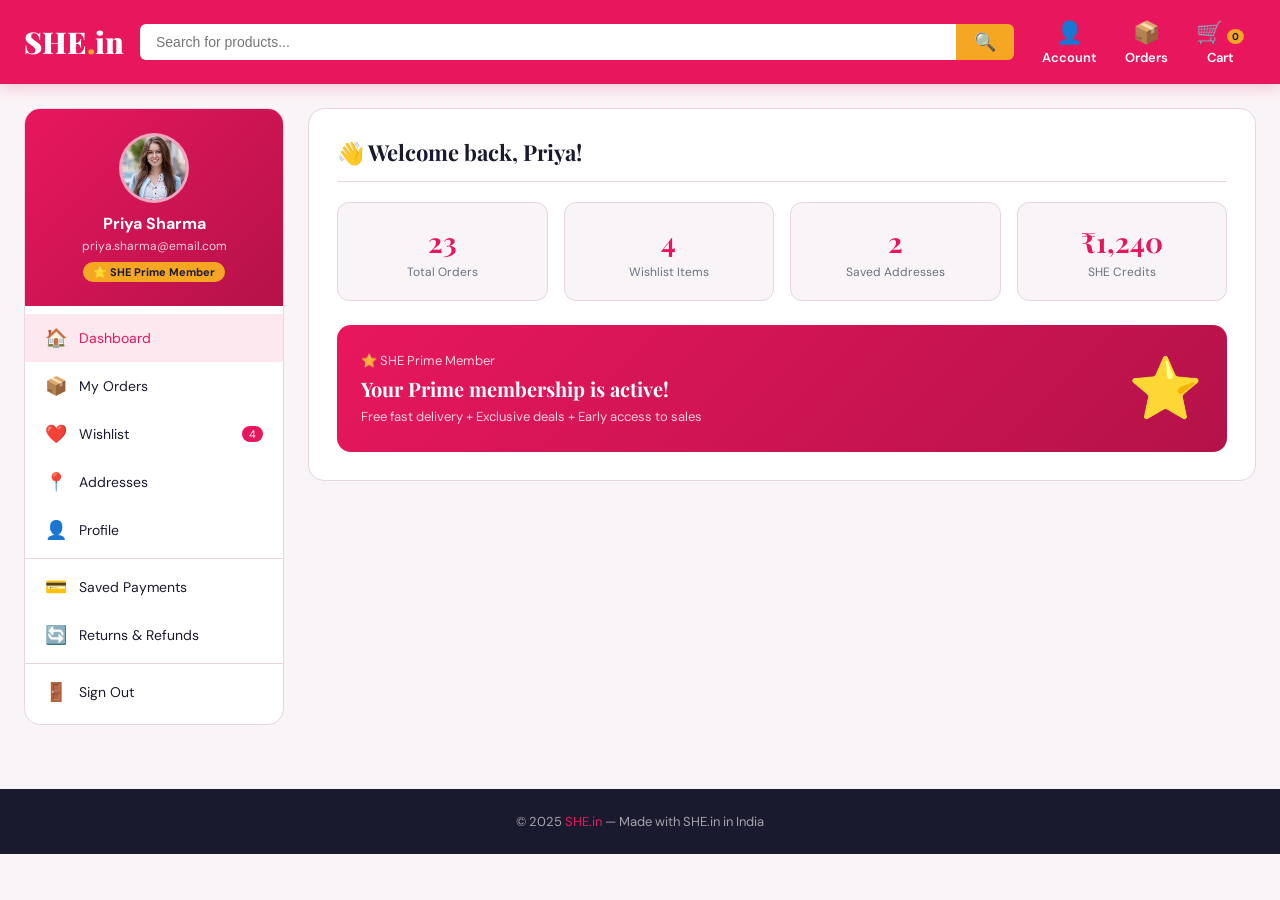
<file: account.html>
<!DOCTYPE html>
<html lang="en">
<head>
<meta charset="UTF-8">
<meta name="viewport" content="width=device-width, initial-scale=1.0">
<title>My Account – SHE.in</title>
<link href="https://fonts.googleapis.com/css2?family=Playfair+Display:wght@400;700;900&family=DM+Sans:wght@300;400;500;600&display=swap" rel="stylesheet">
<link rel="stylesheet" href="css/account.css">
  
</head>
<body>

<header>
  <div class="header-inner">
    <a href="index.html" class="logo">SHE<span>.</span>in</a>
    <div class="search-bar">
      <input type="text" placeholder="Search for products..."/>
      <button>🔍</button>
    </div>
    <div style="display:flex;gap:4px;">
      <a href="account.html" class="hbtn"><span class="icon">👤</span><strong>Account</strong></a>
      <a href="orders.html" class="hbtn"><span class="icon">📦</span><strong>Orders</strong></a>
      <a href="cart.html" class="hbtn"><span class="icon">🛒<span class="cart-count" id="cartCount">0</span></span><strong>Cart</strong></a>
    </div>
  </div>
</header>

<div class="page">
  <!-- SIDEBAR -->
  <aside class="account-sidebar">
    <div class="user-hero">
      <div class="user-avatar"><img src="src/girl.jpg"></div>
      <h3 id="sidebarName">Priya Sharma</h3>
      <p id="sidebarEmail">priya.sharma@email.com</p>
      <div class="prime-badge">⭐ SHE Prime Member</div>
    </div>
    <div class="sidebar-menu">
      <a href="#" class="menu-item active" onclick="showSection('dashboard',this)"><span class="mi">🏠</span> Dashboard</a>
      <a href="#" class="menu-item" onclick="showSection('orders',this)"><span class="mi">📦</span> My Orders</a>
      <a href="#" class="menu-item" onclick="showSection('wishlist',this)"><span class="mi">❤️</span> Wishlist <span style="background:var(--rose);color:#fff;border-radius:10px;padding:1px 7px;font-size:11px;margin-left:auto;">4</span></a>
      <a href="#" class="menu-item" onclick="showSection('addresses',this)"><span class="mi">📍</span> Addresses</a>
      <a href="#" class="menu-item" onclick="showSection('profile',this)"><span class="mi">👤</span> Profile</a>
      <hr class="menu-divider">
      <a href="#" class="menu-item" onclick="showSection('payments',this)"><span class="mi">💳</span> Saved Payments</a>
      <a href="#" class="menu-item" onclick="showSection('returns',this)"><span class="mi">🔄</span> Returns & Refunds</a>
      <hr class="menu-divider">
      <a href="index.html" class="menu-item"><span class="mi">🚪</span> Sign Out</a>
    </div>
  </aside>

  <!-- CONTENT -->
  <div class="account-content">

    <!-- DASHBOARD -->
    <div id="dashboard" class="content-section">
      <div class="section-title">👋 Welcome back, Priya!</div>
      <div class="stat-grid">
        <div class="stat-card"><div class="num">23</div><div class="lbl">Total Orders</div></div>
        <div class="stat-card"><div class="num">4</div><div class="lbl">Wishlist Items</div></div>
        <div class="stat-card"><div class="num">2</div><div class="lbl">Saved Addresses</div></div>
        <div class="stat-card"><div class="num">₹1,240</div><div class="lbl">SHE Credits</div></div>
      </div>
      <div style="background:linear-gradient(135deg,var(--rose),var(--rose-dark));border-radius:14px;padding:24px;color:#fff;display:flex;justify-content:space-between;align-items:center;">
        <div>
          <div style="font-size:13px;opacity:.8;margin-bottom:6px;">⭐ SHE Prime Member</div>
          <div style="font-family:'Playfair Display',serif;font-size:20px;font-weight:700;">Your Prime membership is active!</div>
          <div style="font-size:13px;opacity:.8;margin-top:6px;">Free fast delivery + Exclusive deals + Early access to sales</div>
        </div>
        <div style="font-size:60px;">⭐</div>
      </div>
    </div>

    <!-- ORDERS -->
    <div id="orders" class="content-section" style="display:none;">
      <div class="section-title">📦 My Orders</div>
      
      <div class="order-card">
        <div class="order-header">
          <div><div class="order-id">Order #SHE-2025-78432</div><div style="font-size:12px;color:var(--gray);margin-top:2px;">Placed: 5 March 2025</div></div>
          <span class="order-status status-delivered">✓ Delivered</span>
        </div>
        <div class="order-items">
          <div class="order-item">
            <div class="order-item-img" style="background:#fde8f0"><img src="src/kurti.webp"></div>
            <div class="order-item-info"><div class="name">Floral Anarkali Kurta Set</div><div class="price">₹799</div></div>
          </div>
          <div class="order-item">
            <div class="order-item-img" style="background:#fff0f5"><img src="src/lipstick.webp"></div>
            <div class="order-item-info"><div class="name">Matte Lipstick Set</div><div class="price">₹499</div></div>
          </div>
        </div>
        <div class="order-footer">
          <div class="order-total">Total: ₹1,298</div>
          <div class="order-actions">
            <button class="btn-sm" onclick="showToast('📄 Invoice downloaded!')">Invoice</button>
            <button class="btn-sm" onclick="location.href='product.html?id=1'">Buy Again</button>
            <button class="btn-sm rose" onclick="showToast('⭐ Opening review form...')">Rate</button>
          </div>
        </div>
      </div>

      <div class="order-card">
        <div class="order-header">
          <div><div class="order-id">Order #SHE-2025-77901</div><div style="font-size:12px;color:var(--gray);margin-top:2px;">Placed: 1 March 2025</div></div>
          <span class="order-status status-shipped">🚚 Out for Delivery</span>
        </div>
        <div class="order-items">
          <div class="order-item">
            <div class="order-item-img" style="background:#e8f4fd"><img src="src/samsungbud.webp"></div>
            <div class="order-item-info"><div class="name">Samsung Galaxy Buds 3</div><div class="price">₹4,999</div></div>
          </div>
        </div>
        <div class="order-footer">
          <div class="order-total">Total: ₹4,999</div>
          <div class="order-actions">
            <button class="btn-sm" onclick="showToast('📍 Tracking your order...')">Track Order</button>
            <button class="btn-sm" onclick="showToast('❌ Cancellation requested')">Cancel</button>
          </div>
        </div>
      </div>

      <div class="order-card">
        <div class="order-header">
          <div><div class="order-id">Order #SHE-2025-77012</div><div style="font-size:12px;color:var(--gray);margin-top:2px;">Placed: 20 Feb 2025</div></div>
          <span class="order-status status-processing">⏳ Processing</span>
        </div>
        <div class="order-items">
          <div class="order-item">
            <div class="order-item-img" style="background:#fffde8"><img src="src/rose gold.webp"></div>
            <div class="order-item-info"><div class="name">Rose Gold Hoop Earrings</div><div class="price">₹2,499</div></div>
          </div>
        </div>
        <div class="order-footer">
          <div class="order-total">Total: ₹2,499</div>
          <div class="order-actions">
            <button class="btn-sm" onclick="showToast('❌ Cancellation requested')">Cancel Order</button>
          </div>
        </div>
      </div>
    </div>

    <!-- WISHLIST -->
    <div id="wishlist" class="content-section" style="display:none;">
      <div class="section-title">❤️ My Wishlist (4 items)</div>
      <div class="wish-grid">
        <div class="wish-card">
          <div class="wish-img" style="background:#fde8f0"><img src="src/kurti.webp"></div>
          <div class="wish-info">
            <div class="wish-name">Floral Anarkali Kurta Set</div>
            <div class="wish-price">₹799 <span style="font-size:11px;color:var(--gray);text-decoration:line-through;font-weight:400;">₹1,999</span></div>
            <button class="wish-add" onclick="showToast('🛒 Added to Cart!')">Add to Cart</button>
          </div>
        </div>
        <div class="wish-card">
          <div class="wish-img" style="background:#e8f4fd"><img src="src/samsungbud.webp"></div>
          <div class="wish-info">
            <div class="wish-name">Samsung Galaxy Buds 3</div>
            <div class="wish-price">₹4,999 <span style="font-size:11px;color:var(--gray);text-decoration:line-through;font-weight:400;">₹9,999</span></div>
            <button class="wish-add" onclick="showToast('🛒 Added to Cart!')">Add to Cart</button>
          </div>
        </div>
        <div class="wish-card">
          <div class="wish-img" style="background:#fffde8"><img src="src/rose gold.webp"></div>
          <div class="wish-info">
            <div class="wish-name">Rose Gold Hoop Earrings</div>
            <div class="wish-price">₹2,499 <span style="font-size:11px;color:var(--gray);text-decoration:line-through;font-weight:400;">₹4,999</span></div>
            <button class="wish-add" onclick="showToast('🛒 Added to Cart!')">Add to Cart</button>
          </div>
        </div>
        <div class="wish-card">
          <div class="wish-img" style="background:#f0ffe8"><img src="src/vitamin c.webp"></div>
          <div class="wish-info">
            <div class="wish-name">Vitamin C Serum 30ml</div>
            <div class="wish-price">₹349 <span style="font-size:11px;color:var(--gray);text-decoration:line-through;font-weight:400;">₹699</span></div>
            <button class="wish-add" onclick="showToast('🛒 Added to Cart!')">Add to Cart</button>
          </div>
        </div>
      </div>
    </div>

    <!-- ADDRESSES -->
    <div id="addresses" class="content-section" style="display:none;">
      <div class="section-title">📍 Saved Addresses</div>
      <div class="addr-grid">
        <div class="addr-card default">
          <div class="addr-tag">DEFAULT</div>
          <div class="addr-name">Priya Sharma</div>
          <div class="addr-text">42, Andheri West, Near Infinity Mall<br>Mumbai, Maharashtra – 400053<br>📞 +91 98765 43210</div>
          <div class="addr-actions">
            <button class="btn-sm" onclick="showToast('✏️ Opening address editor...')">Edit</button>
            <button class="btn-sm" onclick="showToast('🗑 Address removed')">Remove</button>
          </div>
        </div>
        <div class="addr-card">
          <div class="addr-name">Priya Sharma (Office)</div>
          <div class="addr-text">SHE Tech Park, Tower B, 5th Floor<br>Bandra Kurla Complex<br>Mumbai, Maharashtra – 400051<br>📞 +91 98765 43210</div>
          <div class="addr-actions">
            <button class="btn-sm" onclick="showToast('✏️ Opening address editor...')">Edit</button>
            <button class="btn-sm rose" onclick="showToast('✅ Set as default address!')">Set Default</button>
          </div>
        </div>
      </div>
      <button onclick="showToast('➕ Opening add address form...')" style="margin-top:16px;background:none;border:2px dashed var(--border);border-radius:12px;padding:16px 24px;font-size:14px;cursor:pointer;width:100%;font-family:'DM Sans',sans-serif;color:var(--gray);transition:border-color .2s;" onmouseover="this.style.borderColor='var(--rose)'" onmouseout="this.style.borderColor='var(--border)'">+ Add New Address</button>
    </div>

    <!-- PROFILE -->
    <div id="profile" class="content-section" style="display:none;">
      <div class="section-title">👤 My Profile</div>
      <div style="display:grid;grid-template-columns:1fr 1fr;gap:16px;">
        <div>
          <label style="font-size:12px;color:var(--gray);display:block;margin-bottom:6px;">First Name</label>
          <input id="firstName" value="Priya" style="width:100%;border:1px solid var(--border);border-radius:8px;padding:10px 14px;font-size:14px;outline:none;font-family:'DM Sans',sans-serif;">
        </div>
        <div>
          <label style="font-size:12px;color:var(--gray);display:block;margin-bottom:6px;">Last Name</label>
          <input id="lastName" value="Sharma" style="width:100%;border:1px solid var(--border);border-radius:8px;padding:10px 14px;font-size:14px;outline:none;font-family:'DM Sans',sans-serif;">
        </div>
        <div>
          <label style="font-size:12px;color:var(--gray);display:block;margin-bottom:6px;">Email</label>
          <input id="email" value="priya.sharma@email.com" style="width:100%;border:1px solid var(--border);border-radius:8px;padding:10px 14px;font-size:14px;outline:none;font-family:'DM Sans',sans-serif;">
        </div>
        <div>
          <label style="font-size:12px;color:var(--gray);display:block;margin-bottom:6px;">Phone</label>
          <input value="+91 98765 43210" style="width:100%;border:1px solid var(--border);border-radius:8px;padding:10px 14px;font-size:14px;outline:none;font-family:'DM Sans',sans-serif;">
        </div>
        <div>
          <label style="font-size:12px;color:var(--gray);display:block;margin-bottom:6px;">Date of Birth</label>
          <input type="date" value="1995-06-15" style="width:100%;border:1px solid var(--border);border-radius:8px;padding:10px 14px;font-size:14px;outline:none;font-family:'DM Sans',sans-serif;">
        </div>
        <div>
          <label style="font-size:12px;color:var(--gray);display:block;margin-bottom:6px;">Gender</label>
          <select style="width:100%;border:1px solid var(--border);border-radius:8px;padding:10px 14px;font-size:14px;outline:none;font-family:'DM Sans',sans-serif;">
            <option>Female</option><option>Male</option><option>Other</option><option>Prefer not to say</option>
          </select>
        </div>
      </div>
      <button onclick="saveProfile()" style="margin-top:20px;background:var(--rose);color:#fff;border:none;padding:12px 32px;border-radius:50px;font-size:14px;font-weight:600;cursor:pointer;font-family:'DM Sans',sans-serif;">Save Changes</button>
    </div>

    <!-- PAYMENTS -->
    <div id="payments" class="content-section" style="display:none;">
      <div class="section-title">💳 Saved Payment Methods</div>
      <div style="border:1px solid var(--border);border-radius:12px;padding:18px;margin-bottom:12px;display:flex;align-items:center;gap:16px;">
        <div style="background:#1a3a6b;color:#fff;border-radius:8px;padding:10px 16px;font-weight:700;font-size:13px;">VISA</div>
        <div>
          <div style="font-weight:600;">•••• •••• •••• 4532</div>
          <div style="font-size:12px;color:var(--gray);">Expires 08/27 · Priya Sharma</div>
        </div>
        <div style="margin-left:auto;display:flex;gap:8px;">
          <button class="btn-sm">Edit</button>
          <button class="btn-sm" onclick="showToast('🗑 Card removed')">Remove</button>
        </div>
      </div>
      <div style="border:1px solid var(--border);border-radius:12px;padding:18px;margin-bottom:12px;display:flex;align-items:center;gap:16px;">
        <div style="background:#ff6b00;color:#fff;border-radius:8px;padding:10px 16px;font-weight:700;font-size:13px;">UPI</div>
        <div>
          <div style="font-weight:600;">priya.sharma@okaxis</div>
          <div style="font-size:12px;color:var(--gray);">Axis Bank UPI</div>
        </div>
        <div style="margin-left:auto;"><button class="btn-sm" onclick="showToast('🗑 UPI removed')">Remove</button></div>
      </div>
      <button onclick="showToast('➕ Add payment method...')" style="background:none;border:2px dashed var(--border);border-radius:12px;padding:16px 24px;font-size:14px;cursor:pointer;width:100%;font-family:'DM Sans',sans-serif;color:var(--gray);">+ Add Payment Method</button>
    </div>

    <!-- RETURNS -->
    <div id="returns" class="content-section" style="display:none;">
      <div class="section-title">🔄 Returns & Refunds</div>
      <div style="background:#d4edda;border-radius:10px;padding:14px 18px;font-size:13px;color:#155724;margin-bottom:20px;">✅ Refund of ₹799 for Order #SHE-2025-76543 has been processed to your account.</div>
      <div style="border:1px solid var(--border);border-radius:12px;padding:20px;">
        <div style="display:flex;justify-content:space-between;align-items:center;margin-bottom:12px;">
          <div>
            <div style="font-weight:600;">Return #RTN-8723</div>
            <div style="font-size:12px;color:var(--gray);">Floral Kurta Set · Requested 3 Mar 2025</div>
          </div>
          <span style="background:#d4edda;color:#155724;padding:4px 12px;border-radius:20px;font-size:12px;font-weight:600;">Refund Processed</span>
        </div>
        <div style="font-size:13px;color:var(--gray);">Refund of <strong>₹799</strong> credited to your original payment method within 5-7 business days.</div>
      </div>
    </div>

  </div>
</div>

<footer>
  <p>© 2025 <a href="index.html">SHE.in</a> — Made with SHE.in in India</p>
</footer>

<div class="toast" id="toast"></div>

<script src="javascript/account.js"></script>

</body>
</html>
</file>
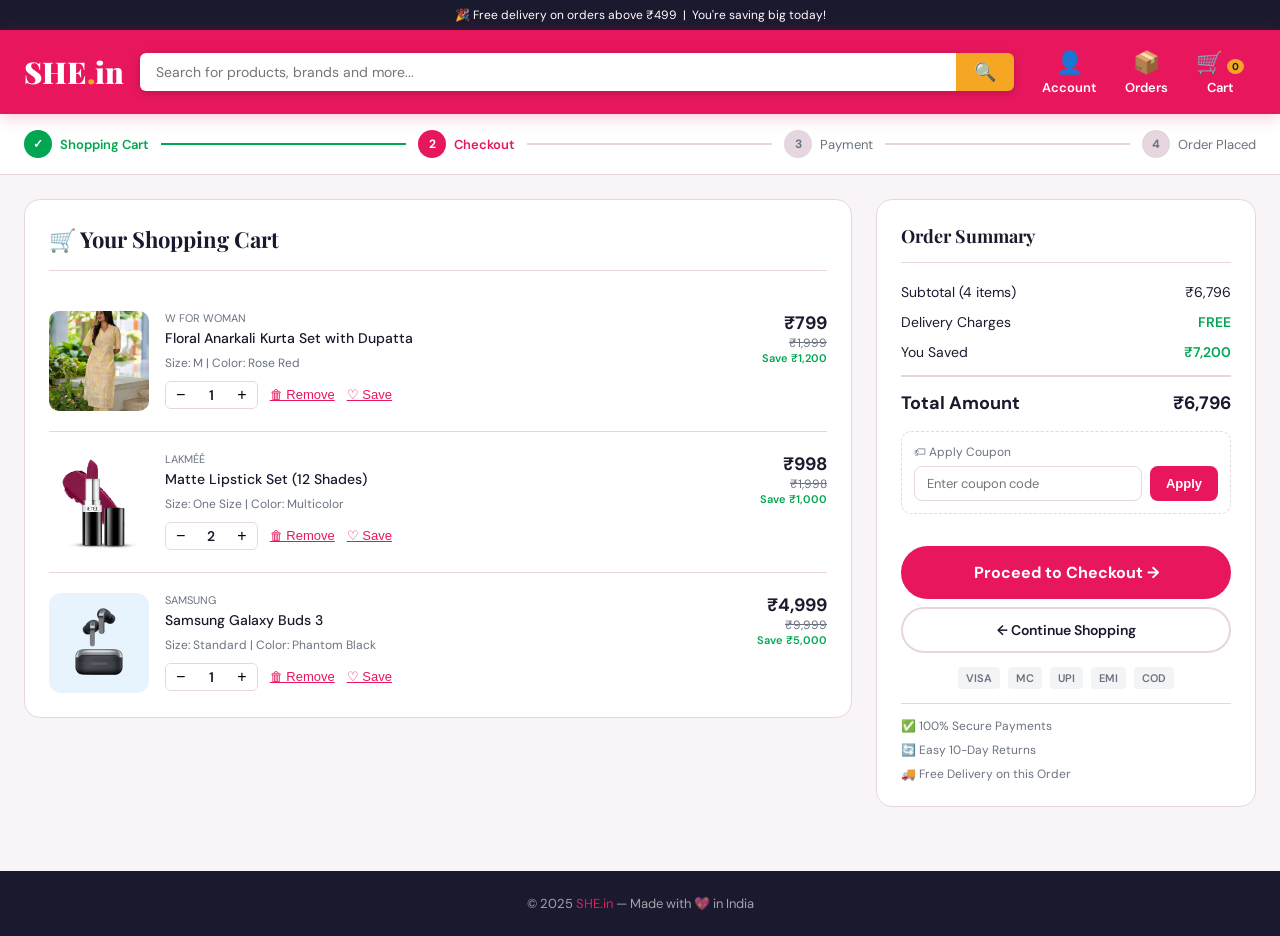
<file: cart.html>
<!DOCTYPE html>
<html lang="en">
<head>
<meta charset="UTF-8">
<meta name="viewport" content="width=device-width, initial-scale=1.0">
<title>Your Cart – SHE.in</title>
<link href="https://fonts.googleapis.com/css2?family=Playfair+Display:wght@400;700;900&family=DM+Sans:wght@300;400;500;600&display=swap" rel="stylesheet">
<link rel="stylesheet" href="css/cart.css">
</head>
<body>

<div class="topbar">🎉 Free delivery on orders above ₹499 &nbsp;|&nbsp; You're saving big today!</div>

<header>
  <div class="header-inner">
    <a href="index.html" class="logo">SHE<span>.</span>in</a>
    <div class="search-bar">
      <input type="text" placeholder="Search for products, brands and more..." />
      <button>🔍</button>
    </div>
    <div style="display:flex;gap:4px;">
      <a href="account.html" class="hbtn"><span class="icon">👤</span><strong>Account</strong></a>
      <a href="orders.html" class="hbtn"><span class="icon">📦</span><strong>Orders</strong></a>
      <a href="cart.html" class="hbtn"><span class="icon">🛒<span class="cart-count" id="cartCount">0</span></span><strong>Cart</strong></a>
    </div>
  </div>
</header>

<div class="steps">
  <div class="steps-inner">
    <div class="step done"><div class="step-circle">✓</div> Shopping Cart</div>
    <div class="step-line done"></div>
    <div class="step active"><div class="step-circle">2</div> Checkout</div>
    <div class="step-line"></div>
    <div class="step"><div class="step-circle">3</div> Payment</div>
    <div class="step-line"></div>
    <div class="step"><div class="step-circle">4</div> Order Placed</div>
  </div>
</div>

<div class="page">
  <div>
    <div class="cart-box" id="cartBox">
      <h2>🛒 Your Shopping Cart</h2>
      <div id="cartItems"></div>
    </div>
  </div>

  <div class="summary" id="summaryBox">
    <h2>Order Summary</h2>
    <div class="summary-row"><span>Subtotal (<span id="itemCount">0</span> items)</span><span id="subtotal">₹0</span></div>
    <div class="summary-row"><span>Delivery Charges</span><span class="green">FREE</span></div>
    <div class="summary-row"><span>You Saved</span><span class="green" id="savedAmt">₹0</span></div>
    <div class="summary-row total"><span>Total Amount</span><span id="totalAmt">₹0</span></div>
    <div class="coupon-box">
      <label>🏷 Apply Coupon</label>
      <div class="coupon-input">
        <input type="text" placeholder="Enter coupon code" id="couponInput">
        <button onclick="applyCoupon()">Apply</button>
      </div>
    </div>
    <button class="btn-checkout" onclick="checkout()">Proceed to Checkout →</button>
    <button class="btn-continue" onclick="location.href='index.html'">← Continue Shopping</button>
    <div class="payment-icons">
      <span class="pay-icon">VISA</span><span class="pay-icon">MC</span><span class="pay-icon">UPI</span><span class="pay-icon">EMI</span><span class="pay-icon">COD</span>
    </div>
    <div class="assurance">
      <div class="assurance-item">✅ 100% Secure Payments</div>
      <div class="assurance-item">🔄 Easy 10-Day Returns</div>
      <div class="assurance-item">🚚 Free Delivery on this Order</div>
    </div>
  </div>
</div>

<footer>
  <p>© 2025 <a href="index.html">SHE.in</a> — Made with 💖 in India</p>
</footer>

<div class="toast" id="toast"></div>

<script src="javascript/cart.js"></script>
</body>
</html>
</file>
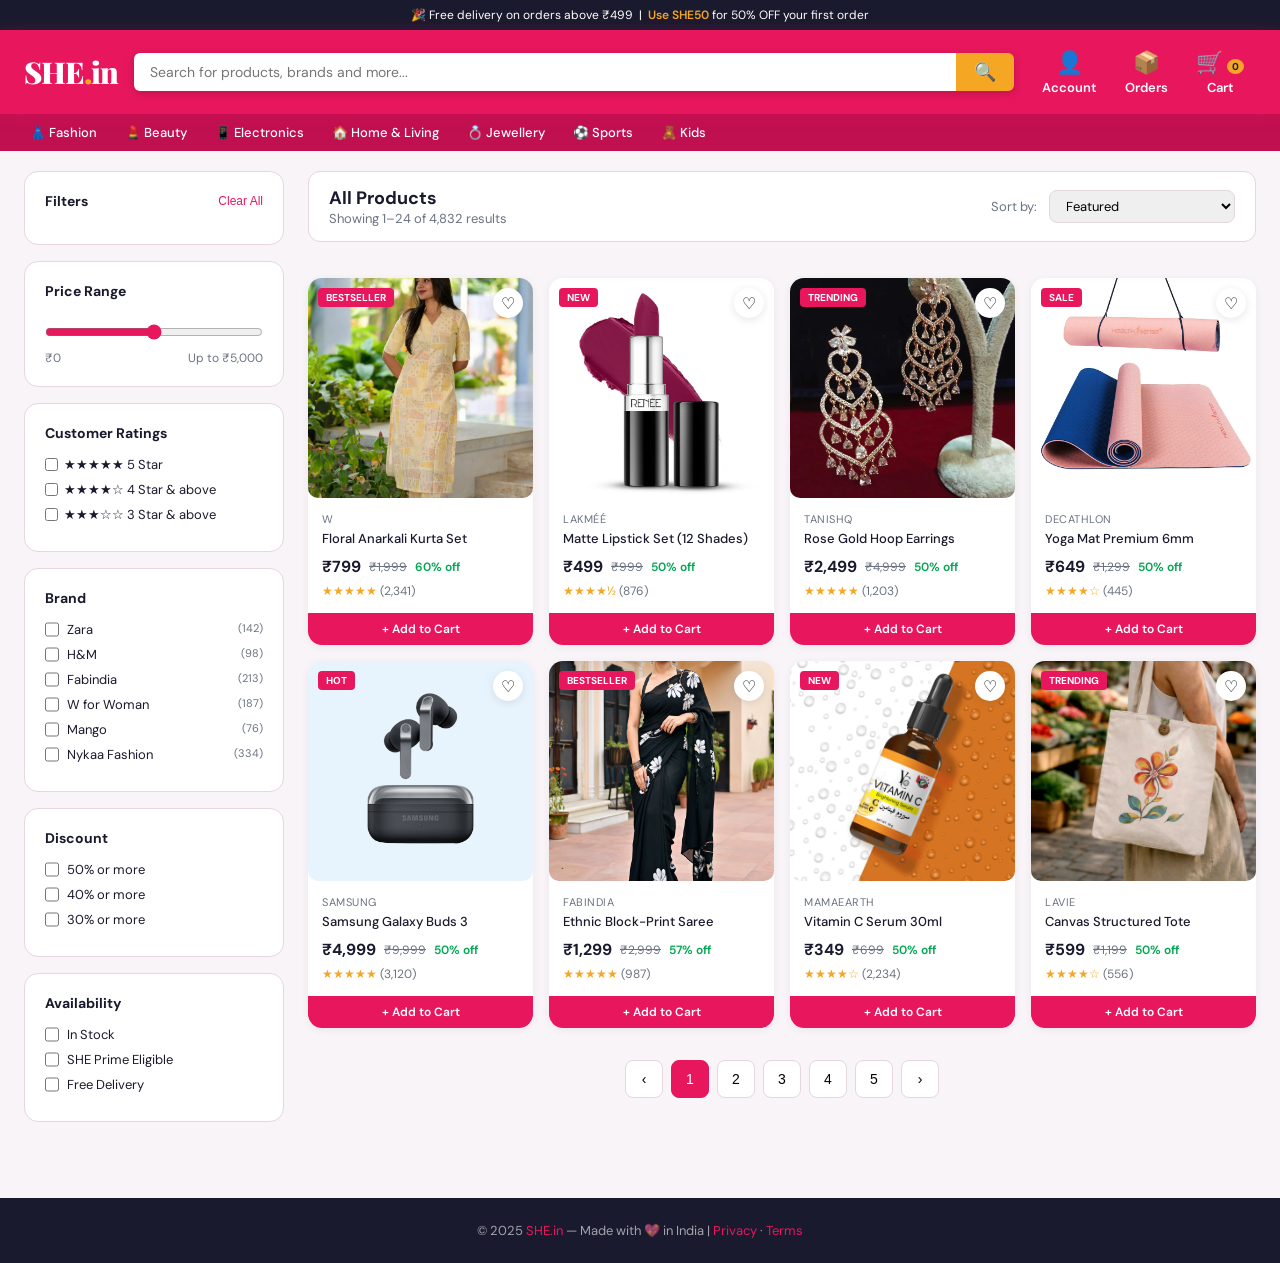
<file: category.html>
<!DOCTYPE html>
<html lang="en">
<head>
<meta charset="UTF-8">
<meta name="viewport" content="width=device-width, initial-scale=1.0">
<title>Category – SHE.in</title>
<link href="https://fonts.googleapis.com/css2?family=Playfair+Display:wght@400;700;900&family=DM+Sans:wght@300;400;500;600&display=swap" rel="stylesheet">
<link rel="stylesheet" href="css/category.css">
</head>
<body>

<div class="topbar">🎉 Free delivery on orders above ₹499 &nbsp;|&nbsp; <span>Use SHE50</span> for 50% OFF your first order</div>

<header>
  <div class="header-inner">
    <a href="index.html" class="logo">SHE<span>.</span>in</a>
    <div class="search-bar">
      <input type="text" id="searchInput" placeholder="Search for products, brands and more..." />
      <button onclick="doSearch()">🔍</button>
    </div>
    <div class="header-actions">
      <a href="account.html" class="hbtn"><span class="icon">👤</span><strong>Account</strong></a>
      <a href="orders.html" class="hbtn"><span class="icon">📦</span><strong>Orders</strong></a>
      <a href="cart.html" class="hbtn"><span class="icon">🛒<span class="cart-count" id="cartCount">0</span></span><strong>Cart</strong></a>
    </div>
  </div>
</header>

<nav>
  <div class="nav-inner">
    <a href="category.html?cat=fashion" class="nav-link" id="nav-fashion">👗 Fashion</a>
    <a href="category.html?cat=beauty" class="nav-link" id="nav-beauty">💄 Beauty</a>
    <a href="category.html?cat=electronics" class="nav-link" id="nav-electronics">📱 Electronics</a>
    <a href="category.html?cat=home" class="nav-link" id="nav-home">🏠 Home & Living</a>
    <a href="category.html?cat=jewellery" class="nav-link" id="nav-jewellery">💍 Jewellery</a>
    <a href="category.html?cat=sports" class="nav-link" id="nav-sports">⚽ Sports</a>
    <a href="category.html?cat=kids" class="nav-link" id="nav-kids">🧸 Kids</a>
  </div>
</nav>

<div class="page">
  <!-- SIDEBAR FILTERS -->
  <aside class="sidebar">
    <div class="filter-box">
      <h3>Filters <button onclick="clearFilters()">Clear All</button></h3>
    </div>

    <div class="filter-box">
      <h3>Price Range</h3>
      <input type="range" class="price-range" min="0" max="10000" value="5000" id="priceRange" oninput="updatePriceLabel(this.value)">
      <div class="price-labels"><span>₹0</span><span id="priceLabel">Up to ₹5,000</span></div>
    </div>

    <div class="filter-box">
      <h3>Customer Ratings</h3>
      <label class="star-filter"><input type="checkbox" value="5" onclick="applyFilters()"> ★★★★★ 5 Star</label>
      <label class="star-filter"><input type="checkbox" value="4" onclick="applyFilters()"> ★★★★☆ 4 Star & above</label>
      <label class="star-filter"><input type="checkbox" value="3" onclick="applyFilters()"> ★★★☆☆ 3 Star & above</label>
    </div>

    <div class="filter-box">
      <h3>Brand</h3>
      <div class="filter-option"><input type="checkbox" id="b1"><label for="b1">Zara <span>(142)</span></label></div>
      <div class="filter-option"><input type="checkbox" id="b2"><label for="b2">H&M <span>(98)</span></label></div>
      <div class="filter-option"><input type="checkbox" id="b3"><label for="b3">Fabindia <span>(213)</span></label></div>
      <div class="filter-option"><input type="checkbox" id="b4"><label for="b4">W for Woman <span>(187)</span></label></div>
      <div class="filter-option"><input type="checkbox" id="b5"><label for="b5">Mango <span>(76)</span></label></div>
      <div class="filter-option"><input type="checkbox" id="b6"><label for="b6">Nykaa Fashion <span>(334)</span></label></div>
    </div>

    <div class="filter-box">
      <h3>Discount</h3>
      <div class="filter-option"><input type="checkbox" id="d1"><label for="d1">50% or more</label></div>
      <div class="filter-option"><input type="checkbox" id="d2"><label for="d2">40% or more</label></div>
      <div class="filter-option"><input type="checkbox" id="d3"><label for="d3">30% or more</label></div>
    </div>

    <div class="filter-box">
      <h3>Availability</h3>
      <div class="filter-option"><input type="checkbox" id="av1"><label for="av1">In Stock</label></div>
      <div class="filter-option"><input type="checkbox" id="av2"><label for="av2">SHE Prime Eligible</label></div>
      <div class="filter-option"><input type="checkbox" id="av3"><label for="av3">Free Delivery</label></div>
    </div>
  </aside>

  <!-- MAIN CONTENT -->
  <main class="main">
    <div class="results-header">
      <div>
        <h1 id="pageTitle">Women's Fashion</h1>
        <div class="count" id="resultCount">Showing 1–24 of 4,832 results</div>
      </div>
      <div class="sort-bar">
        <label>Sort by:</label>
        <select onchange="sortProducts(this.value)">
          <option value="featured">Featured</option>
          <option value="price-asc">Price: Low to High</option>
          <option value="price-desc">Price: High to Low</option>
          <option value="rating">Avg. Customer Reviews</option>
          <option value="new">Newest Arrivals</option>
          <option value="discount">Best Discount</option>
        </select>
      </div>
    </div>

    <div class="filter-chips" id="chips"></div>

    <div class="prod-grid" id="prodGrid"></div>

    <div class="pagination">
      <button class="page-btn" onclick="changePage(curPage-1)">‹</button>
      <button class="page-btn active" id="p1" onclick="changePage(1)">1</button>
      <button class="page-btn" id="p2" onclick="changePage(2)">2</button>
      <button class="page-btn" id="p3" onclick="changePage(3)">3</button>
      <button class="page-btn" id="p4" onclick="changePage(4)">4</button>
      <button class="page-btn" id="p5" onclick="changePage(5)">5</button>
      <button class="page-btn" onclick="changePage(curPage+1)">›</button>
    </div>
  </main>
</div>

<footer>
  <p>© 2025 <a href="index.html">SHE.in</a> — Made with 💖 in India | <a href="#">Privacy</a> · <a href="#">Terms</a></p>
</footer>

<div class="toast" id="toast"></div>

<script src="javascript/category.js"></script>
<script src="javascript/cart.js"></script>


</body>
</html>
</file>
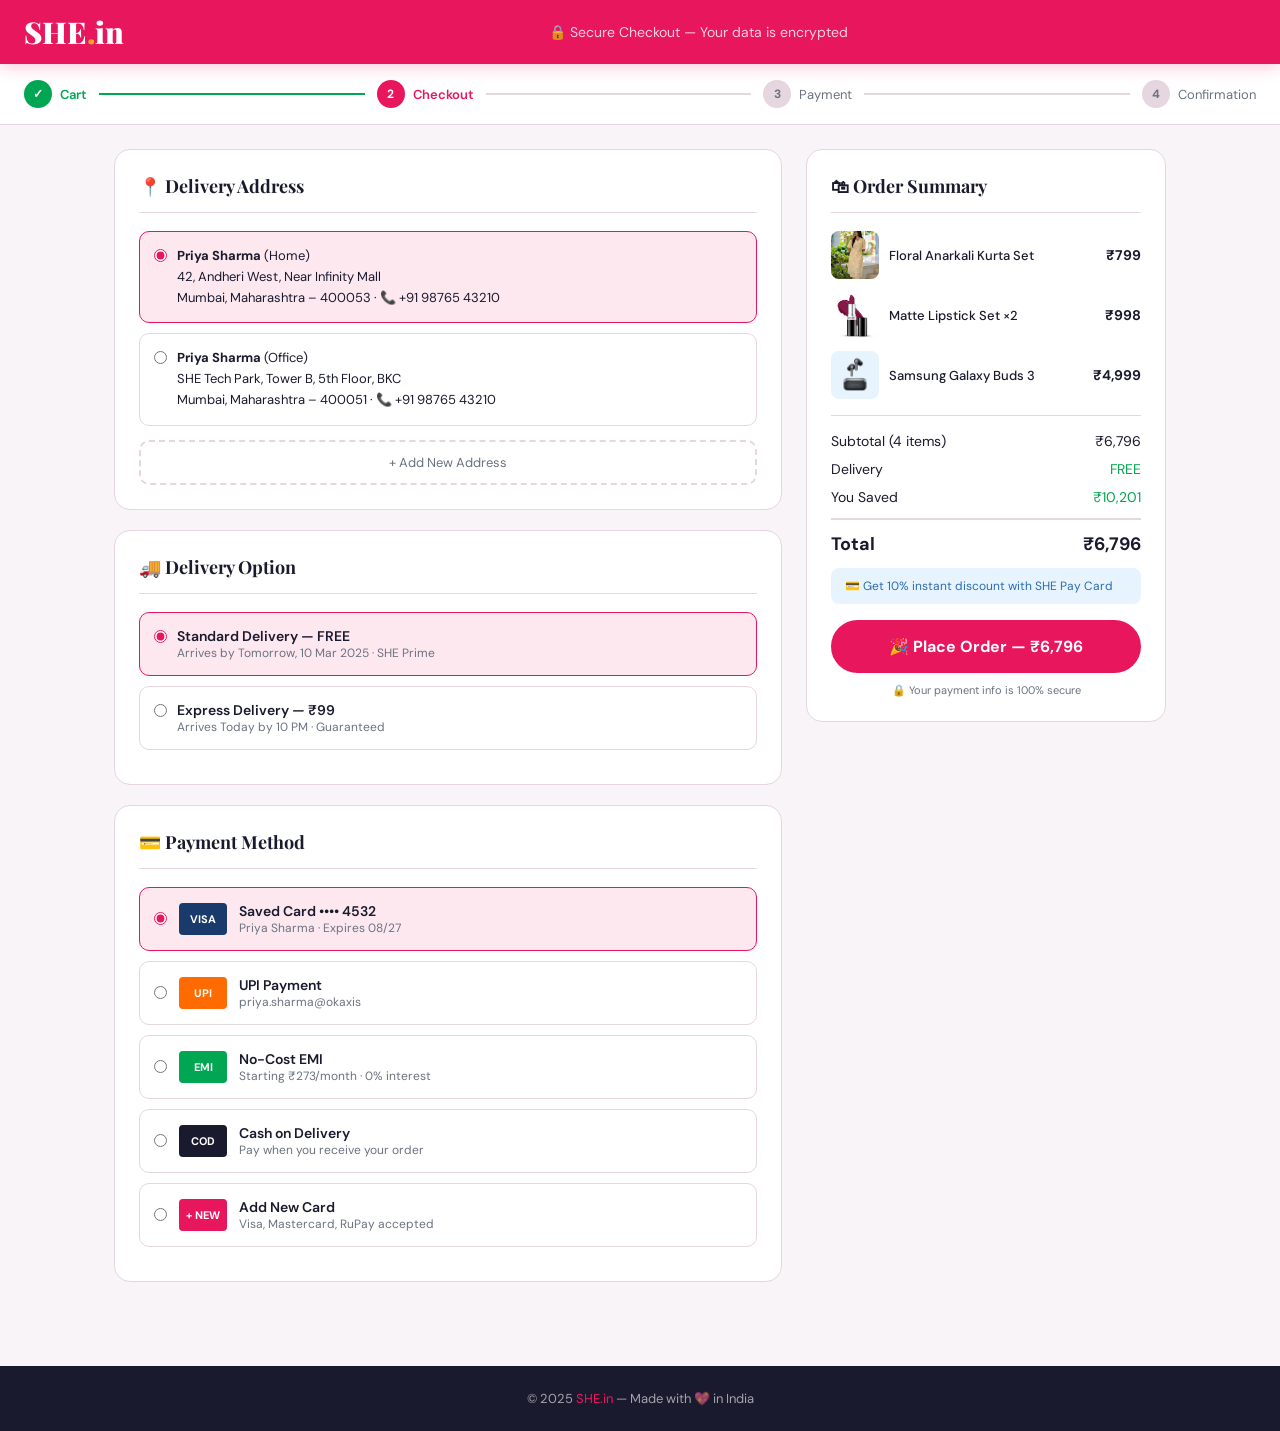
<file: checkout.html>
<!DOCTYPE html>
<html lang="en">
<head>
<meta charset="UTF-8">
<meta name="viewport" content="width=device-width, initial-scale=1.0">
<title>Checkout – SHE.in</title>
<link href="https://fonts.googleapis.com/css2?family=Playfair+Display:wght@400;700;900&family=DM+Sans:wght@300;400;500;600&display=swap" rel="stylesheet">
<link rel="stylesheet" href="css/checkout.css">
</head>
<body>

<header>
  <div class="header-inner">
    <a href="index.html" class="logo">SHE<span>.</span>in</a>
    <div style="flex:1;text-align:center;color:rgba(255,255,255,.8);font-size:14px;">🔒 Secure Checkout — Your data is encrypted</div>
  </div>
</header>

<div class="steps">
  <div class="steps-inner">
    <div class="step done"><div class="step-circle">✓</div> Cart</div>
    <div class="step-line done"></div>
    <div class="step active"><div class="step-circle">2</div> Checkout</div>
    <div class="step-line"></div>
    <div class="step"><div class="step-circle">3</div> Payment</div>
    <div class="step-line"></div>
    <div class="step"><div class="step-circle">4</div> Confirmation</div>
  </div>
</div>

<div class="page">
  <div>
    <!-- DELIVERY ADDRESS -->
    <div class="box">
      <h3>📍 Delivery Address</h3>
      <div class="addr-option active" onclick="selectAddr(this)">
        <input type="radio" name="addr" checked>
        <div class="addr-text"><strong>Priya Sharma</strong> (Home)<br>42, Andheri West, Near Infinity Mall<br>Mumbai, Maharashtra – 400053 · 📞 +91 98765 43210</div>
      </div>
      <div class="addr-option" onclick="selectAddr(this)">
        <input type="radio" name="addr">
        <div class="addr-text"><strong>Priya Sharma</strong> (Office)<br>SHE Tech Park, Tower B, 5th Floor, BKC<br>Mumbai, Maharashtra – 400051 · 📞 +91 98765 43210</div>
      </div>
      <button onclick="toggleNewAddr()" style="background:none;border:2px dashed var(--border);border-radius:10px;padding:12px 20px;width:100%;font-size:13px;cursor:pointer;color:var(--gray);font-family:'DM Sans',sans-serif;margin-top:4px;">+ Add New Address</button>
      <div id="newAddrForm" style="display:none;margin-top:16px;">
        <div class="form-row">
          <div class="form-group"><label>Full Name</label><input placeholder="Enter full name"></div>
          <div class="form-group"><label>Phone Number</label><input placeholder="+91 XXXXX XXXXX"></div>
          <div class="form-group full"><label>Address Line 1</label><input placeholder="House No., Building, Street"></div>
          <div class="form-group full"><label>Address Line 2</label><input placeholder="Landmark, Area (optional)"></div>
          <div class="form-group"><label>City</label><input placeholder="City"></div>
          <div class="form-group"><label>State</label><select><option>Maharashtra</option><option>Delhi</option><option>Karnataka</option><option>Tamil Nadu</option><option>Gujarat</option></select></div>
          <div class="form-group"><label>PIN Code</label><input placeholder="6-digit PIN code"></div>
        </div>
      </div>
    </div>

    <!-- DELIVERY OPTION -->
    <div class="box">
      <h3>🚚 Delivery Option</h3>
      <div class="addr-option active" onclick="selectAddr(this)">
        <input type="radio" name="delivery" checked>
        <div>
          <div style="font-weight:600;font-size:14px;">Standard Delivery — FREE</div>
          <div style="font-size:12px;color:var(--gray);">Arrives by Tomorrow, 10 Mar 2025 · SHE Prime</div>
        </div>
      </div>
      <div class="addr-option" onclick="selectAddr(this)">
        <input type="radio" name="delivery">
        <div>
          <div style="font-weight:600;font-size:14px;">Express Delivery — ₹99</div>
          <div style="font-size:12px;color:var(--gray);">Arrives Today by 10 PM · Guaranteed</div>
        </div>
      </div>
    </div>

    <!-- PAYMENT -->
    <div class="box">
      <h3>💳 Payment Method</h3>
      <div class="pay-option active" onclick="selectPay(this)">
        <input type="radio" name="pay" checked>
        <div class="pay-icon-big" style="background:#1a3a6b;">VISA</div>
        <div><div style="font-weight:600;font-size:14px;">Saved Card •••• 4532</div><div style="font-size:12px;color:var(--gray);">Priya Sharma · Expires 08/27</div></div>
      </div>
      <div class="pay-option" onclick="selectPay(this)">
        <input type="radio" name="pay">
        <div class="pay-icon-big" style="background:#ff6b00;">UPI</div>
        <div><div style="font-weight:600;font-size:14px;">UPI Payment</div><div style="font-size:12px;color:var(--gray);">priya.sharma@okaxis</div></div>
      </div>
      <div class="pay-option" onclick="selectPay(this)">
        <input type="radio" name="pay">
        <div class="pay-icon-big" style="background:#00a651;">EMI</div>
        <div><div style="font-weight:600;font-size:14px;">No-Cost EMI</div><div style="font-size:12px;color:var(--gray);">Starting ₹273/month · 0% interest</div></div>
      </div>
      <div class="pay-option" onclick="selectPay(this)">
        <input type="radio" name="pay">
        <div class="pay-icon-big" style="background:var(--charcoal);">COD</div>
        <div><div style="font-weight:600;font-size:14px;">Cash on Delivery</div><div style="font-size:12px;color:var(--gray);">Pay when you receive your order</div></div>
      </div>
      <div class="pay-option" onclick="selectPay(this)">
        <input type="radio" name="pay">
        <div class="pay-icon-big" style="background:var(--rose);">+ NEW</div>
        <div><div style="font-weight:600;font-size:14px;">Add New Card</div><div style="font-size:12px;color:var(--gray);">Visa, Mastercard, RuPay accepted</div></div>
      </div>
    </div>
  </div>

  <!-- SUMMARY -->
  <div class="summary">
    <div class="box">
      <h3>🛍 Order Summary</h3>
      <div class="order-item">
        <div class="order-item-img" style="background:#fde8f0"><img src='src/kurti.webp'></div>
        <div class="order-item-name">Floral Anarkali Kurta Set</div>
        <div class="order-item-price">₹799</div>
      </div>
      <div class="order-item">
        <div class="order-item-img" style="background:#fff0f5"><img src='src/lipstick.webp'></div>
        <div class="order-item-name">Matte Lipstick Set ×2</div>
        <div class="order-item-price">₹998</div>
      </div>
      <div class="order-item">
        <div class="order-item-img" style="background:#e8f4fd"><img src='src/samsungbud.webp'></div>
        <div class="order-item-name">Samsung Galaxy Buds 3</div>
        <div class="order-item-price">₹4,999</div>
      </div>
      <hr style="border:none;border-top:1px solid var(--border);margin:16px 0;">
      <div class="summary-row"><span>Subtotal (4 items)</span><span>₹6,796</span></div>
      <div class="summary-row"><span>Delivery</span><span class="green">FREE</span></div>
      <div class="summary-row"><span>You Saved</span><span class="green">₹10,201</span></div>
      <div class="summary-row total"><span>Total</span><span>₹6,796</span></div>
      <div style="background:#e8f4fd;border-radius:8px;padding:10px 14px;font-size:12px;color:#2b6cb0;margin-top:12px;">💳 Get 10% instant discount with SHE Pay Card</div>
      <button class="btn-place" onclick="placeOrder()">🎉 Place Order — ₹6,796</button>
      <div style="text-align:center;font-size:11px;color:var(--gray);margin-top:10px;">🔒 Your payment info is 100% secure</div>
    </div>
  </div>
</div>

<!-- SUCCESS OVERLAY -->
<div class="success-overlay" id="successOverlay">
  <div class="success-box">
    <div class="success-icon">🎉</div>
    <h2>Order Placed!</h2>
    <p>Yay! Your order has been confirmed and will be delivered to you soon. A confirmation has been sent to priya.sharma@email.com</p>
    <div class="order-num">Order #SHE-2025-<span id="orderId"></span></div>
    <div class="success-btns">
      <a href="account.html" class="sbtn sbtn-rose" onclick="window.print()">Generate receipt</a>
      <a href="index.html" class="sbtn sbtn-outline">Continue Shopping</a>
    </div>
  </div>
</div>

<footer>
  <p>© 2025 <a href="index.html">SHE.in</a> — Made with 💖 in India</p>
</footer>

<script src="javascript/checkout.js"></script>
</body>
</html>
</file>
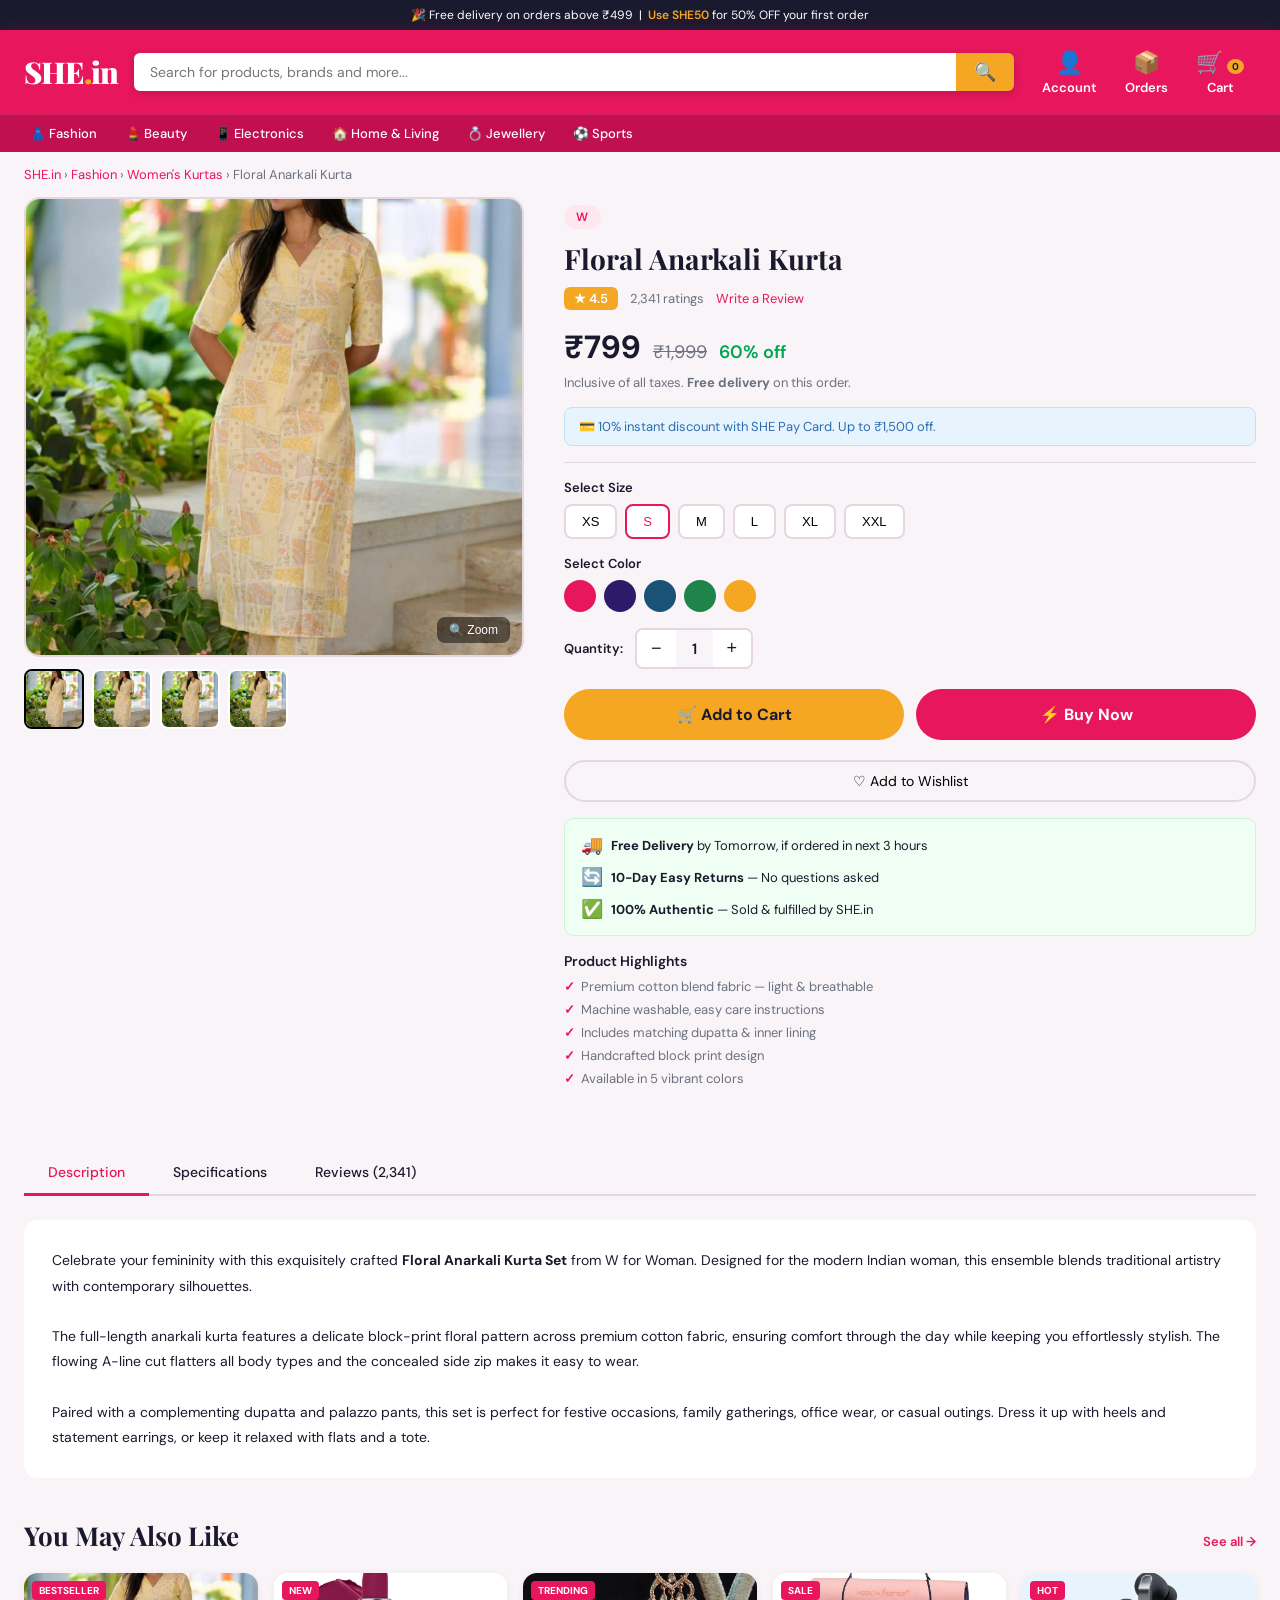
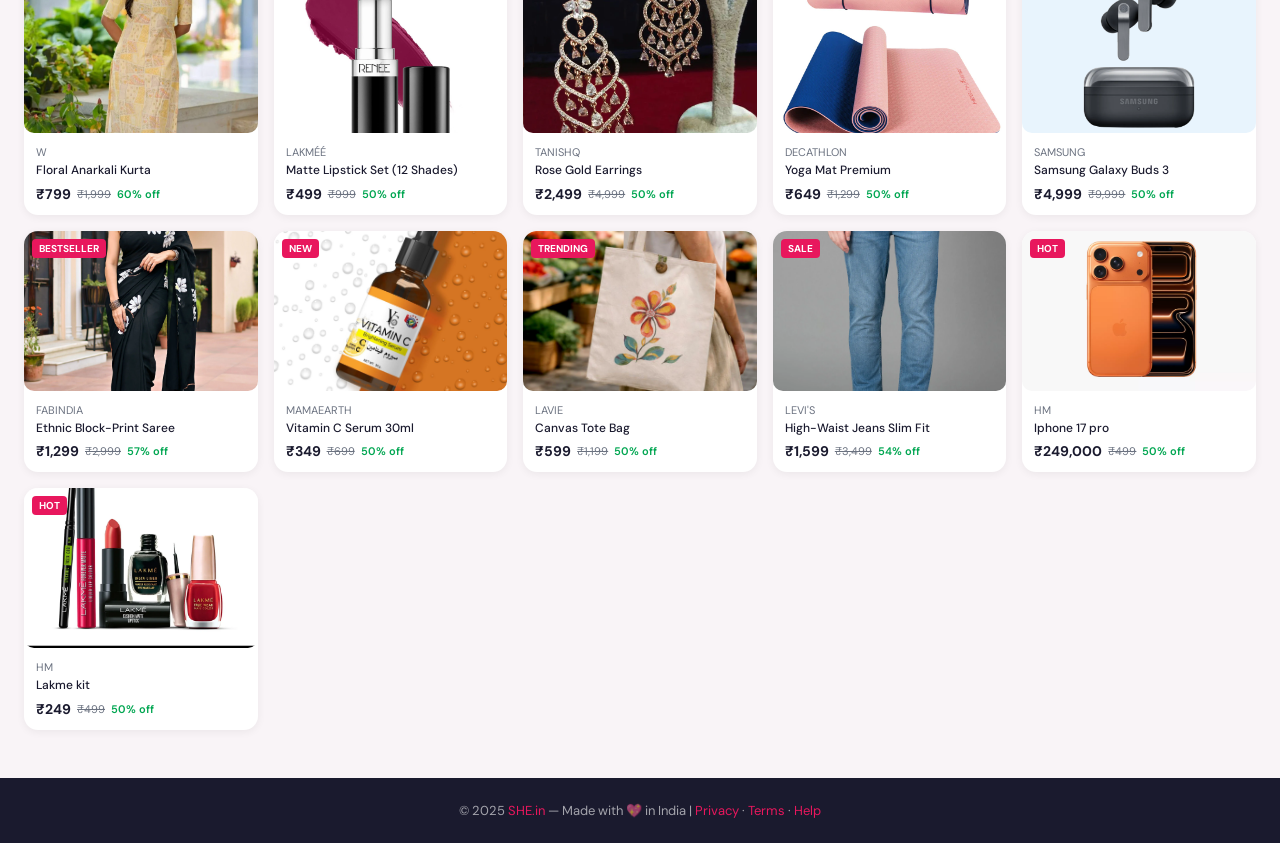
<file: product.html>
<!DOCTYPE html>
<html lang="en">
<head>
<meta charset="UTF-8">
<meta name="viewport" content="width=device-width, initial-scale=1.0">
<title>Product – SHE.in</title>
<link href="https://fonts.googleapis.com/css2?family=Playfair+Display:wght@400;700;900&family=DM+Sans:wght@300;400;500;600&display=swap" rel="stylesheet">
<link rel="stylesheet" href="css/product.css">
</head>
<body>

<div class="topbar">🎉 Free delivery on orders above ₹499 &nbsp;|&nbsp; <span>Use SHE50</span> for 50% OFF your first order</div>

<header>
  <div class="header-inner">
    <a href="index.html" class="logo">SHE<span>.</span>in</a>
    <div class="search-bar">
      <input type="text" placeholder="Search for products, brands and more..." />
      <button>🔍</button>
    </div>
    <div class="header-actions">
      <a href="account.html" class="hbtn"><span class="icon">👤</span><strong>Account</strong></a>
      <a href="orders.html" class="hbtn"><span class="icon">📦</span><strong>Orders</strong></a>
      <a href="cart.html" class="hbtn"><span class="icon">🛒<span class="cart-count" id="cartCount">0</span></span><strong>Cart</strong></a>
    </div>
  </div>
</header>

<nav>
  <div class="nav-inner">
    <a href="category.html?cat=fashion" class="nav-link">👗 Fashion</a>
    <a href="category.html?cat=beauty" class="nav-link">💄 Beauty</a>
    <a href="category.html?cat=electronics" class="nav-link">📱 Electronics</a>
    <a href="category.html?cat=home" class="nav-link">🏠 Home & Living</a>
    <a href="category.html?cat=jewellery" class="nav-link">💍 Jewellery</a>
    <a href="category.html?cat=sports" class="nav-link">⚽ Sports</a>
  </div>
</nav>

<div class="breadcrumb">
  <a href="index.html">SHE.in</a> › <a href="category.html?cat=fashion">Fashion</a> › <a href="category.html?cat=fashion">Women's Kurtas</a> › <span id="prodBreadName">Product</span>
</div>

<div class="prod-wrap">
  <!-- GALLERY -->
  <div class="gallery">
    <div class="main-img" id="mainImg">
      <span id="mainEmoji">👗</span>
      <button class="zoom-btn">🔍 Zoom</button>
    </div>
    <div class="thumbs" id="thumbs"></div>
  </div>

  <!-- PRODUCT INFO -->
  <div class="prod-info-panel">
    <div class="brand-tag" id="prodBrand">W for Woman</div>
    <h1 class="prod-title" id="prodTitle">Floral Anarkali Kurta Set with Dupatta</h1>
    <div class="rating-row">
      <div class="stars" id="prodStars">★ 4.5</div>
      <span id="prodReviews">2,341 ratings</span>
      <a href="#reviews">Write a Review</a>
    </div>

    <div class="price-row">
      <span class="price-big" id="prodPrice">₹799</span>
      <span class="price-was" id="prodWas">₹1,999</span>
      <span class="price-off" id="prodOff">60% off</span>
    </div>
    <p class="price-note">Inclusive of all taxes. <strong>Free delivery</strong> on this order.</p>

    <div class="bank-offer">💳 10% instant discount with SHE Pay Card. Up to ₹1,500 off.</div>

    <hr class="divider">

    <div class="option-label">Select Size</div>
    <div class="size-row">
      <button class="size-btn" onclick="selectSize(this)">XS</button>
      <button class="size-btn active" onclick="selectSize(this)">S</button>
      <button class="size-btn" onclick="selectSize(this)">M</button>
      <button class="size-btn" onclick="selectSize(this)">L</button>
      <button class="size-btn" onclick="selectSize(this)">XL</button>
      <button class="size-btn" onclick="selectSize(this)">XXL</button>
    </div>

    <div class="option-label">Select Color</div>
    <div class="color-row">
      <div class="color-swatch active" style="background:#e8175d" title="Rose Red" onclick="selectColor(this,'🥻','#fde8f0')"></div>
      <div class="color-swatch" style="background:#2d1b69" title="Royal Purple" onclick="selectColor(this,'👗','#f0e8fd')"></div>
      <div class="color-swatch" style="background:#1a5276" title="Navy Blue" onclick="selectColor(this,'👔','#e8f4fd')"></div>
      <div class="color-swatch" style="background:#1e8449" title="Emerald Green" onclick="selectColor(this,'🥗','#e8fde8')"></div>
      <div class="color-swatch" style="background:#f5a623" title="Saffron" onclick="selectColor(this,'🧡','#fffde8')"></div>
    </div>

    <div class="qty-row">
      <label>Quantity:</label>
      <div class="qty-ctrl">
        <button onclick="changeQty(-1)">−</button>
        <span id="qty">1</span>
        <button onclick="changeQty(1)">+</button>
      </div>
    </div>

    <div class="action-row">
      <button class="btn-cart" onclick="addToCart()">🛒 Add to Cart</button>
      <button class="btn-buy" onclick="buyNow()">⚡ Buy Now</button>
    </div>

    <button onclick="toggleWishlist(this)" style="background:none;border:2px solid var(--border);border-radius:50px;padding:10px 24px;font-size:14px;cursor:pointer;width:100%;margin-bottom:16px;font-family:'DM Sans',sans-serif;transition:all .2s;" id="wishBtn">♡ Add to Wishlist</button>

    <div class="delivery-info">
      <div class="row"><span class="icon">🚚</span> <span><strong>Free Delivery</strong> by Tomorrow, if ordered in next 3 hours</span></div>
      <div class="row"><span class="icon">🔄</span> <span><strong>10-Day Easy Returns</strong> — No questions asked</span></div>
      <div class="row"><span class="icon">✅</span> <span><strong>100% Authentic</strong> — Sold & fulfilled by SHE.in</span></div>
    </div>

    <div class="highlights">
      <h4>Product Highlights</h4>
      <ul>
        <li>Premium cotton blend fabric — light & breathable</li>
        <li>Machine washable, easy care instructions</li>
        <li>Includes matching dupatta & inner lining</li>
        <li>Handcrafted block print design</li>
        <li>Available in 5 vibrant colors</li>
      </ul>
    </div>
  </div>
</div>

<!-- TABS SECTION -->
<div class="tabs-section">
  <div class="tabs">
    <div class="tab active" onclick="switchTab('desc',this)">Description</div>
    <div class="tab" onclick="switchTab('specs',this)">Specifications</div>
    <div class="tab" onclick="switchTab('reviews',this)">Reviews (2,341)</div>
  </div>

  <div id="desc" class="tab-pane active">
    <div style="background:#fff;border-radius:14px;padding:28px;line-height:1.8;font-size:14px;color:var(--charcoal);">
      <p>Celebrate your femininity with this exquisitely crafted <strong>Floral Anarkali Kurta Set</strong> from W for Woman. Designed for the modern Indian woman, this ensemble blends traditional artistry with contemporary silhouettes.</p>
      <br>
      <p>The full-length anarkali kurta features a delicate block-print floral pattern across premium cotton fabric, ensuring comfort through the day while keeping you effortlessly stylish. The flowing A-line cut flatters all body types and the concealed side zip makes it easy to wear.</p>
      <br>
      <p>Paired with a complementing dupatta and palazzo pants, this set is perfect for festive occasions, family gatherings, office wear, or casual outings. Dress it up with heels and statement earrings, or keep it relaxed with flats and a tote.</p>
    </div>
  </div>

  <div id="specs" class="tab-pane">
    <div style="background:#fff;border-radius:14px;padding:28px;">
      <table style="width:100%;border-collapse:collapse;font-size:14px;">
        <tr style="border-bottom:1px solid var(--border);"><td style="padding:12px;color:var(--gray);width:200px;">Brand</td><td style="padding:12px;font-weight:500;">W for Woman</td></tr>
        <tr style="border-bottom:1px solid var(--border);"><td style="padding:12px;color:var(--gray);">Fabric</td><td style="padding:12px;font-weight:500;">Cotton Blend (70% Cotton, 30% Polyester)</td></tr>
        <tr style="border-bottom:1px solid var(--border);"><td style="padding:12px;color:var(--gray);">Style</td><td style="padding:12px;font-weight:500;">Anarkali Kurta Set with Dupatta</td></tr>
        <tr style="border-bottom:1px solid var(--border);"><td style="padding:12px;color:var(--gray);">Fit Type</td><td style="padding:12px;font-weight:500;">Regular Fit, A-Line</td></tr>
        <tr style="border-bottom:1px solid var(--border);"><td style="padding:12px;color:var(--gray);">Occasion</td><td style="padding:12px;font-weight:500;">Festive, Casual, Office</td></tr>
        <tr style="border-bottom:1px solid var(--border);"><td style="padding:12px;color:var(--gray);">Wash Care</td><td style="padding:12px;font-weight:500;">Machine Wash, Gentle Cycle</td></tr>
        <tr style="border-bottom:1px solid var(--border);"><td style="padding:12px;color:var(--gray);">Country of Origin</td><td style="padding:12px;font-weight:500;">India 🇮🇳</td></tr>
        <tr><td style="padding:12px;color:var(--gray);">Seller</td><td style="padding:12px;font-weight:500;">SHE.in Retail Pvt. Ltd.</td></tr>
      </table>
    </div>
  </div>

  <div id="reviews" class="tab-pane">
    <div style="display:grid;grid-template-columns:280px 1fr;gap:24px;">
      <div style="background:#fff;border-radius:14px;padding:24px;text-align:center;">
        <div style="font-size:64px;font-weight:900;font-family:'Playfair Display',serif;color:var(--charcoal);">4.5</div>
        <div style="color:var(--gold);font-size:24px;margin-bottom:8px;">★★★★½</div>
        <div style="font-size:13px;color:var(--gray);">2,341 ratings</div>
        <hr style="margin:16px 0;border:none;border-top:1px solid var(--border);">
        <div style="font-size:13px;">
          <div style="display:flex;align-items:center;gap:8px;margin-bottom:6px;"><span style="width:40px;text-align:right;color:var(--gray);">5 ★</span><div style="flex:1;background:#eee;border-radius:4px;height:8px;overflow:hidden;"><div style="width:65%;background:var(--gold);height:100%;"></div></div><span style="width:30px;color:var(--gray);">65%</span></div>
          <div style="display:flex;align-items:center;gap:8px;margin-bottom:6px;"><span style="width:40px;text-align:right;color:var(--gray);">4 ★</span><div style="flex:1;background:#eee;border-radius:4px;height:8px;overflow:hidden;"><div style="width:20%;background:var(--gold);height:100%;"></div></div><span style="width:30px;color:var(--gray);">20%</span></div>
          <div style="display:flex;align-items:center;gap:8px;margin-bottom:6px;"><span style="width:40px;text-align:right;color:var(--gray);">3 ★</span><div style="flex:1;background:#eee;border-radius:4px;height:8px;overflow:hidden;"><div style="width:10%;background:var(--gold);height:100%;"></div></div><span style="width:30px;color:var(--gray);">10%</span></div>
          <div style="display:flex;align-items:center;gap:8px;margin-bottom:6px;"><span style="width:40px;text-align:right;color:var(--gray);">2 ★</span><div style="flex:1;background:#eee;border-radius:4px;height:8px;overflow:hidden;"><div style="width:3%;background:var(--rose);height:100%;"></div></div><span style="width:30px;color:var(--gray);">3%</span></div>
          <div style="display:flex;align-items:center;gap:8px;"><span style="width:40px;text-align:right;color:var(--gray);">1 ★</span><div style="flex:1;background:#eee;border-radius:4px;height:8px;overflow:hidden;"><div style="width:2%;background:var(--rose);height:100%;"></div></div><span style="width:30px;color:var(--gray);">2%</span></div>
        </div>
      </div>
      <div>
        <div class="review-card">
          <div class="review-header">
            <div class="reviewer-avatar">P</div>
            <div><div style="font-weight:600;font-size:14px;">Priya Sharma</div><div class="review-stars">★★★★★</div></div>
            <div style="margin-left:auto;font-size:12px;color:var(--gray);">Verified Purchase · 2 days ago</div>
          </div>
          <div class="review-text">Absolutely love this kurta! The fabric is so soft and the colours are vibrant. Fits true to size, I got a medium and it's perfect. Will definitely buy more colours!</div>
        </div>
        <div class="review-card">
          <div class="review-header">
            <div class="reviewer-avatar" style="background:#2d1b69;">A</div>
            <div><div style="font-weight:600;font-size:14px;">Anjali Mehta</div><div class="review-stars">★★★★☆</div></div>
            <div style="margin-left:auto;font-size:12px;color:var(--gray);">Verified Purchase · 1 week ago</div>
          </div>
          <div class="review-text">Beautiful design and great quality for the price. The dupatta is a lovely bonus. Delivery was super fast — received in 1 day! Minus one star because the colour is slightly different from the photo.</div>
        </div>
        <div class="review-card">
          <div class="review-header">
            <div class="reviewer-avatar" style="background:#1e8449;">R</div>
            <div><div style="font-weight:600;font-size:14px;">Roshni Patel</div><div class="review-stars">★★★★★</div></div>
            <div style="margin-left:auto;font-size:12px;color:var(--gray);">Verified Purchase · 2 weeks ago</div>
          </div>
          <div class="review-text">Bought this for Diwali and received so many compliments! The stitching is excellent and the block print is hand-crafted. Highly recommend to anyone looking for ethnic wear!</div>
        </div>
      </div>
    </div>
  </div>
</div>

<!-- RELATED PRODUCTS -->
<div style="max-width:1400px;margin:0 auto;padding:0 24px 48px;">
  <div style="display:flex;align-items:baseline;justify-content:space-between;margin-bottom:20px;">
    <h2 style="font-family:'Playfair Display',serif;font-size:26px;font-weight:700;">You May Also Like</h2>
    <a href="category.html?cat=fashion" style="color:var(--rose);font-size:13px;font-weight:600;text-decoration:none;">See all →</a>
  </div>
  <div class="related-grid" id="relatedGrid"></div>
</div>

<footer>
  <div style="max-width:1400px;margin:0 auto;">
    <p>© 2025 <a href="index.html">SHE.in</a> — Made with 💖 in India | <a href="#">Privacy</a> · <a href="#">Terms</a> · <a href="#">Help</a></p>
  </div>
</footer>

<div class="toast" id="toast"></div>

<script src="javascript/product.js"></script>
<script src="javascript/cart.js"></script>

</body>
</html>
</file>
<file: css/account.css>
:root{--rose:#e8175d;--rose-dark:#b5124a;--rose-light:#fde8f0;--gold:#f5a623;--charcoal:#1a1a2e;--soft:#f9f4f7;--white:#fff;--gray:#6b7280;--border:#e5d6df;}
  *{margin:0;padding:0;box-sizing:border-box;}
  body{font-family:'DM Sans',sans-serif;background:var(--soft);color:var(--charcoal);}
  header{background:var(--rose);position:sticky;top:0;z-index:999;box-shadow:0 2px 16px rgba(232,23,93,.25);}
  .header-inner{max-width:1400px;margin:0 auto;display:flex;align-items:center;gap:16px;padding:12px 24px;}
  .logo{font-family:'Playfair Display',serif;font-size:30px;font-weight:900;color:#fff;text-decoration:none;}
  .logo span{color:var(--gold);}
  .search-bar{flex:1;display:flex;border-radius:6px;overflow:hidden;}
  .search-bar input{flex:1;border:none;padding:10px 16px;font-size:14px;outline:none;}
  .search-bar button{background:var(--gold);border:none;padding:0 18px;cursor:pointer;font-size:18px;color:var(--charcoal);}
  .hbtn{display:flex;flex-direction:column;align-items:center;color:#fff;text-decoration:none;padding:6px 12px;border-radius:6px;font-size:11px;cursor:pointer;background:transparent;border:none;font-family:'DM Sans',sans-serif;}
  .hbtn:hover{background:rgba(255,255,255,.15);}
  .hbtn .icon{font-size:22px;margin-bottom:2px;}
  .hbtn strong{font-size:13px;font-weight:600;}
  .cart-count{background:var(--gold);color:var(--charcoal);border-radius:50%;font-size:10px;font-weight:700;padding:1px 5px;margin-left:4px;}

  .page{max-width:1400px;margin:0 auto;padding:24px;display:grid;grid-template-columns:260px 1fr;gap:24px;}
  
  /* SIDEBAR */
  .account-sidebar{background:#fff;border-radius:16px;padding:0;border:1px solid var(--border);height:fit-content;overflow:hidden;}
  .user-hero{background:linear-gradient(135deg,var(--rose),var(--rose-dark));color:#fff;padding:24px;text-align:center;}
  .user-avatar{width:72px;height:72px;background:rgba(255,255,255,.25);border-radius:50%;display:flex;align-items:center;justify-content:center;font-size:32px;margin:0 auto 12px;border:3px solid rgba(255,255,255,.5);}
  .user-hero h3{font-size:16px;font-weight:700;margin-bottom:4px;}
  .user-hero p{font-size:12px;opacity:.8;}
  .prime-badge{background:var(--gold);color:var(--charcoal);border-radius:20px;padding:3px 10px;font-size:11px;font-weight:700;display:inline-block;margin-top:8px;}
  .sidebar-menu{padding:8px 0;}
  .menu-item{display:flex;align-items:center;gap:12px;padding:12px 20px;font-size:14px;cursor:pointer;transition:background .15s;text-decoration:none;color:var(--charcoal);}
  .menu-item:hover,.menu-item.active{background:var(--rose-light);color:var(--rose);}
  .menu-item .mi{font-size:18px;}
  .menu-divider{border:none;border-top:1px solid var(--border);margin:4px 0;}

  /* CONTENT */
  .account-content{}
  .content-section{background:#fff;border-radius:16px;padding:28px;border:1px solid var(--border);margin-bottom:20px;}
  .section-title{font-family:'Playfair Display',serif;font-size:22px;font-weight:700;margin-bottom:20px;padding-bottom:14px;border-bottom:1px solid var(--border);}

  /* DASHBOARD */
  .stat-grid{display:grid;grid-template-columns:repeat(4,1fr);gap:16px;margin-bottom:24px;}
  .stat-card{background:var(--soft);border-radius:12px;padding:20px;text-align:center;border:1px solid var(--border);}
  .stat-card .num{font-size:28px;font-weight:700;font-family:'Playfair Display',serif;color:var(--rose);}
  .stat-card .lbl{font-size:12px;color:var(--gray);margin-top:4px;}

  /* ORDERS */
  .order-card{border:1px solid var(--border);border-radius:12px;padding:20px;margin-bottom:14px;}
  .order-header{display:flex;justify-content:space-between;align-items:center;margin-bottom:14px;}
  .order-id{font-size:12px;color:var(--gray);}
  .order-status{padding:4px 12px;border-radius:20px;font-size:12px;font-weight:600;}
  .status-delivered{background:#d4edda;color:#155724;}
  .status-shipped{background:#d1ecf1;color:#0c5460;}
  .status-processing{background:#fff3cd;color:#856404;}
  .order-items{display:flex;gap:12px;margin-bottom:14px;}
  .order-item{display:flex;align-items:center;gap:10px;}
  .order-item-img{width:56px;height:56px;border-radius:8px;display:flex;align-items:center;justify-content:center;font-size:24px;}
  .order-item-info .name{font-size:13px;font-weight:500;}
  .order-item-info .price{font-size:13px;color:var(--rose);font-weight:600;}
  .order-footer{display:flex;justify-content:space-between;align-items:center;padding-top:14px;border-top:1px solid var(--border);}
  .order-total{font-size:15px;font-weight:700;}
  .order-actions{display:flex;gap:8px;}
  .btn-sm{border:1px solid var(--border);background:#fff;border-radius:20px;padding:6px 14px;font-size:12px;cursor:pointer;font-family:'DM Sans',sans-serif;transition:all .2s;}
  .btn-sm:hover{border-color:var(--rose);color:var(--rose);}
  .btn-sm.rose{background:var(--rose);color:#fff;border-color:var(--rose);}

  .order-item-img {
  width: 55px;
  height: 55px;
  border-radius: 10px;
  display: flex;
  align-items: center;
  justify-content: center;
  overflow: hidden;
}

.order-item-img img {
  width: 100%;
  height: 100%;
  object-fit: contain;
}

.wish-img {
  width: 100%;
  height: 140px;
  border-radius: 12px;
  display: flex;
  align-items: center;
  justify-content: center;
  overflow: hidden;
}

.wish-img img {
  width: 80%;
  height: 80%;
  object-fit: contain;
}

.user-avatar {
  width: 70px;
  height: 70px;
  border-radius: 50%;
  overflow: hidden;
  margin: 0 auto 10px; /* center + spacing */
}

.user-avatar img {
  width: 100%;
  height: 100%;
  object-fit: cover;
}

  /* ADDRESS */
  .addr-grid{display:grid;grid-template-columns:repeat(2,1fr);gap:16px;}
  .addr-card{border:1px solid var(--border);border-radius:12px;padding:18px;position:relative;}
  .addr-card.default{border-color:var(--rose);background:var(--rose-light);}
  .addr-tag{position:absolute;top:12px;right:12px;background:var(--rose);color:#fff;font-size:10px;font-weight:700;padding:2px 8px;border-radius:10px;}
  .addr-name{font-weight:600;margin-bottom:4px;}
  .addr-text{font-size:13px;color:var(--gray);line-height:1.6;margin-bottom:12px;}
  .addr-actions{display:flex;gap:8px;}

  /* WISHLIST */
  .wish-grid{display:grid;grid-template-columns:repeat(3,1fr);gap:16px;}
  .wish-card{border:1px solid var(--border);border-radius:12px;overflow:hidden;cursor:pointer;transition:all .2s;}
  .wish-card:hover{border-color:var(--rose);}
  .wish-img{height:140px;display:flex;align-items:center;justify-content:center;font-size:56px;}
  .wish-info{padding:12px;}
  .wish-name{font-size:13px;font-weight:500;margin-bottom:6px;}
  .wish-price{font-size:15px;font-weight:700;color:var(--rose);}
  .wish-add{width:100%;background:var(--gold);border:none;padding:8px;font-size:12px;font-weight:600;cursor:pointer;font-family:'DM Sans',sans-serif;margin-top:8px;border-radius:6px;}

  footer{background:var(--charcoal);color:rgba(255,255,255,.6);text-align:center;padding:24px;font-size:13px;margin-top:40px;}
  footer a{color:var(--rose);text-decoration:none;}

  .toast{position:fixed;bottom:24px;right:24px;background:var(--charcoal);color:#fff;padding:14px 22px;border-radius:10px;font-size:14px;font-weight:500;box-shadow:0 8px 24px rgba(0,0,0,.2);z-index:9999;transform:translateY(80px);opacity:0;transition:all .3s;border-left:4px solid var(--rose);}
  .toast.show{transform:translateY(0);opacity:1;}

  @media(max-width:900px){.page{grid-template-columns:1fr;}.stat-grid{grid-template-columns:repeat(2,1fr);}.addr-grid{grid-template-columns:1fr;}.wish-grid{grid-template-columns:repeat(2,1fr);}}
</file>
<file: css/cart.css>
:root{--rose:#e8175d;--rose-dark:#b5124a;--rose-light:#fde8f0;--gold:#f5a623;--charcoal:#1a1a2e;--soft:#f9f4f7;--white:#fff;--gray:#6b7280;--border:#e5d6df;}
  *{margin:0;padding:0;box-sizing:border-box;}
  body{font-family:'DM Sans',sans-serif;background:var(--soft);color:var(--charcoal);}
  .topbar{background:var(--charcoal);color:#fff;font-size:12px;text-align:center;padding:7px;}
  header{background:var(--rose);position:sticky;top:0;z-index:999;box-shadow:0 2px 16px rgba(232,23,93,.25);}
  .header-inner{max-width:1400px;margin:0 auto;display:flex;align-items:center;gap:16px;padding:12px 24px;}
  .logo{font-family:'Playfair Display',serif;font-size:30px;font-weight:900;color:#fff;text-decoration:none;}
  .logo span{color:var(--gold);}
  .search-bar{flex:1;display:flex;border-radius:6px;overflow:hidden;box-shadow:0 2px 8px rgba(0,0,0,.2);}
  .search-bar input{flex:1;border:none;padding:10px 16px;font-size:14px;font-family:'DM Sans',sans-serif;outline:none;}
  .search-bar button{background:var(--gold);border:none;padding:0 18px;cursor:pointer;font-size:18px;color:var(--charcoal);}
  .hbtn{display:flex;flex-direction:column;align-items:center;color:#fff;text-decoration:none;padding:6px 12px;border-radius:6px;font-size:11px;cursor:pointer;background:transparent;border:none;font-family:'DM Sans',sans-serif;}
  .hbtn:hover{background:rgba(255,255,255,.15);}
  .hbtn .icon{font-size:22px;margin-bottom:2px;}
  .hbtn strong{font-size:13px;font-weight:600;}
  .cart-count{background:var(--gold);color:var(--charcoal);border-radius:50%;font-size:10px;font-weight:700;padding:1px 5px;margin-left:4px;}

  /* STEPS */
  .steps{background:#fff;border-bottom:1px solid var(--border);}
  .steps-inner{max-width:1400px;margin:0 auto;padding:16px 24px;display:flex;align-items:center;gap:0;}
  .step{display:flex;align-items:center;gap:8px;font-size:13px;color:var(--gray);}
  .step.active{color:var(--rose);font-weight:600;}
  .step.done{color:#00a651;font-weight:600;}
  .step-circle{width:28px;height:28px;border-radius:50%;background:var(--border);display:flex;align-items:center;justify-content:center;font-size:12px;font-weight:700;}
  .step.active .step-circle{background:var(--rose);color:#fff;}
  .step.done .step-circle{background:#00a651;color:#fff;}
  .step-line{flex:1;height:2px;background:var(--border);margin:0 12px;}
  .step-line.done{background:#00a651;}

  /* PAGE */
  .page{max-width:1400px;margin:0 auto;padding:24px;display:grid;grid-template-columns:1fr 380px;gap:24px;}

  /* CART ITEMS */
  .cart-box{background:#fff;border-radius:16px;padding:24px;border:1px solid var(--border);}
  .cart-box h2{font-family:'Playfair Display',serif;font-size:22px;font-weight:700;margin-bottom:20px;padding-bottom:16px;border-bottom:1px solid var(--border);}
  .cart-item{display:grid;grid-template-columns:100px 1fr auto;gap:16px;padding:20px 0;border-bottom:1px solid var(--border);}
  .cart-item:last-child{border-bottom:none;padding-bottom:0;}
  .item-img{border-radius:12px;height:100px;display:flex;align-items:center;justify-content:center;font-size:48px;}
  .item-info{}
  .item-brand{font-size:11px;color:var(--gray);text-transform:uppercase;margin-bottom:4px;}
  .item-name{font-size:14px;font-weight:500;margin-bottom:6px;line-height:1.4;}
  .item-meta{font-size:12px;color:var(--gray);margin-bottom:10px;}
  .item-actions{display:flex;align-items:center;gap:12px;}
  .qty-ctrl{display:flex;align-items:center;border:1px solid var(--border);border-radius:6px;overflow:hidden;}
  .qty-ctrl button{background:#fff;border:none;padding:4px 10px;font-size:16px;cursor:pointer;}
  .qty-ctrl button:hover{background:var(--rose-light);}
  .qty-ctrl span{padding:0 10px;font-size:14px;font-weight:600;min-width:32px;text-align:center;}
  .item-del{background:none;border:none;color:var(--rose);font-size:13px;cursor:pointer;text-decoration:underline;}
  .item-price-col{text-align:right;min-width:80px;}
  .item-price-col .now{font-size:18px;font-weight:700;}
  .item-price-col .was{font-size:12px;color:var(--gray);text-decoration:line-through;}
  .item-price-col .saved{font-size:11px;color:#00a651;font-weight:600;}

  /* SUMMARY */
  .summary{background:#fff;border-radius:16px;padding:24px;border:1px solid var(--border);height:fit-content;position:sticky;top:80px;}
  .summary h2{font-family:'Playfair Display',serif;font-size:18px;font-weight:700;margin-bottom:20px;padding-bottom:14px;border-bottom:1px solid var(--border);}
  .summary-row{display:flex;justify-content:space-between;align-items:center;margin-bottom:12px;font-size:14px;}
  .summary-row.total{font-size:18px;font-weight:700;border-top:2px solid var(--border);padding-top:14px;margin-top:14px;}
  .summary-row .green{color:#00a651;font-weight:600;}
  .coupon-box{border:1.5px dashed var(--border);border-radius:10px;padding:12px;margin:16px 0;}
  .coupon-box label{font-size:12px;color:var(--gray);display:block;margin-bottom:6px;}
  .coupon-input{display:flex;gap:8px;}
  .coupon-input input{flex:1;border:1px solid var(--border);border-radius:8px;padding:8px 12px;font-size:13px;outline:none;font-family:'DM Sans',sans-serif;}
  .coupon-input button{background:var(--rose);color:#fff;border:none;border-radius:8px;padding:8px 16px;font-size:13px;font-weight:600;cursor:pointer;}
  .btn-checkout{width:100%;background:var(--rose);color:#fff;border:none;padding:16px;border-radius:50px;font-size:16px;font-weight:700;cursor:pointer;font-family:'DM Sans',sans-serif;transition:all .25s;margin-top:16px;}
  .btn-checkout:hover{background:var(--rose-dark);transform:translateY(-2px);box-shadow:0 8px 24px rgba(232,23,93,.4);}
  .btn-continue{width:100%;background:transparent;color:var(--charcoal);border:2px solid var(--border);padding:12px;border-radius:50px;font-size:14px;font-weight:600;cursor:pointer;font-family:'DM Sans',sans-serif;margin-top:8px;transition:border-color .2s;}
  .btn-continue:hover{border-color:var(--rose);}
  .payment-icons{display:flex;justify-content:center;gap:8px;margin-top:14px;}
  .pay-icon{background:#f3f4f6;border-radius:4px;padding:4px 8px;font-size:11px;color:var(--gray);font-weight:600;}
  .assurance{display:flex;gap:8px;flex-direction:column;margin-top:14px;padding-top:14px;border-top:1px solid var(--border);}
  .assurance-item{display:flex;align-items:center;gap:8px;font-size:12px;color:var(--gray);}

  /* EMPTY CART */
  .empty-cart{text-align:center;padding:60px 20px;}
  .empty-cart .icon{font-size:80px;margin-bottom:20px;}
  .empty-cart h2{font-family:'Playfair Display',serif;font-size:26px;margin-bottom:10px;}
  .empty-cart p{color:var(--gray);margin-bottom:24px;}
  .empty-cart a{background:var(--rose);color:#fff;text-decoration:none;padding:14px 36px;border-radius:50px;font-weight:600;font-size:15px;}

  .item-img img {
  width: 100%;
  height: 100%;
  object-fit: cover;
  border-radius: 10px;
}
  .toast{position:fixed;bottom:24px;right:24px;background:var(--charcoal);color:#fff;padding:14px 22px;border-radius:10px;font-size:14px;font-weight:500;box-shadow:0 8px 24px rgba(0,0,0,.2);z-index:9999;transform:translateY(80px);opacity:0;transition:all .3s;border-left:4px solid var(--rose);}
  .toast.show{transform:translateY(0);opacity:1;}

  footer{background:var(--charcoal);color:rgba(255,255,255,.6);text-align:center;padding:24px;font-size:13px;margin-top:40px;}
  footer a{color:var(--rose);text-decoration:none;}
  @media(max-width:900px){.page{grid-template-columns:1fr;}.summary{position:static;}}
</file>
<file: css/category.css>
:root{--rose:#e8175d;--rose-dark:#b5124a;--rose-light:#fde8f0;--gold:#f5a623;--charcoal:#1a1a2e;--soft:#f9f4f7;--white:#fff;--gray:#6b7280;--border:#e5d6df;}
  *{margin:0;padding:0;box-sizing:border-box;}
  body{font-family:'DM Sans',sans-serif;background:var(--soft);color:var(--charcoal);}
  .topbar{background:var(--charcoal);color:#fff;font-size:12px;text-align:center;padding:7px;}
  .topbar span{color:var(--gold);font-weight:600;}
  header{background:var(--rose);position:sticky;top:0;z-index:999;box-shadow:0 2px 16px rgba(232,23,93,.25);}
  .header-inner{max-width:1400px;margin:0 auto;display:flex;align-items:center;gap:16px;padding:12px 24px;}
  .logo{font-family:'Playfair Display',serif;font-size:30px;font-weight:900;color:#fff;text-decoration:none;letter-spacing:-1px;}
  .logo span{color:var(--gold);}
  .search-bar{flex:1;display:flex;border-radius:6px;overflow:hidden;box-shadow:0 2px 8px rgba(0,0,0,.2);}
  .search-bar input{flex:1;border:none;padding:10px 16px;font-size:14px;font-family:'DM Sans',sans-serif;outline:none;}
  .search-bar button{background:var(--gold);border:none;padding:0 18px;cursor:pointer;font-size:18px;color:var(--charcoal);}
  .header-actions{display:flex;gap:4px;}
  .hbtn{display:flex;flex-direction:column;align-items:center;color:#fff;text-decoration:none;padding:6px 12px;border-radius:6px;font-size:11px;cursor:pointer;background:transparent;border:none;font-family:'DM Sans',sans-serif;}
  .hbtn:hover{background:rgba(255,255,255,.15);}
  .hbtn .icon{font-size:22px;margin-bottom:2px;}
  .hbtn strong{font-size:13px;font-weight:600;}
  .cart-count{background:var(--gold);color:var(--charcoal);border-radius:50%;font-size:10px;font-weight:700;padding:1px 5px;margin-left:4px;}
  nav{background:#c01050;}
  .nav-inner{max-width:1400px;margin:0 auto;display:flex;align-items:center;padding:0 16px;overflow-x:auto;}
  .nav-inner::-webkit-scrollbar{display:none;}
  .nav-link{color:#fff;text-decoration:none;font-size:13px;font-weight:500;padding:10px 14px;white-space:nowrap;border-radius:4px;transition:background .15s;}
  .nav-link:hover,.nav-link.cur{background:rgba(255,255,255,.15);}

  /* MAIN LAYOUT */
  .page{max-width:1400px;margin:0 auto;padding:20px 24px;display:grid;grid-template-columns:260px 1fr;gap:24px;}

  /* SIDEBAR */
  .sidebar{}
  .filter-box{background:#fff;border-radius:14px;padding:20px;margin-bottom:16px;border:1px solid var(--border);}
  .filter-box h3{font-size:14px;font-weight:700;margin-bottom:14px;display:flex;justify-content:space-between;align-items:center;}
  .filter-box h3 button{background:none;border:none;color:var(--rose);font-size:12px;cursor:pointer;}
  .filter-option{display:flex;align-items:center;gap:8px;margin-bottom:8px;cursor:pointer;}
  .filter-option input[type=checkbox]{accent-color:var(--rose);width:15px;height:15px;}
  .filter-option label{font-size:13px;cursor:pointer;display:flex;justify-content:space-between;width:100%;}
  .filter-option label span{color:var(--gray);font-size:11px;}
  .price-range{width:100%;accent-color:var(--rose);margin:10px 0;}
  .price-labels{display:flex;justify-content:space-between;font-size:12px;color:var(--gray);}
  .star-filter{display:flex;align-items:center;gap:6px;margin-bottom:8px;cursor:pointer;font-size:13px;}
  .star-filter input{accent-color:var(--rose);}

  /* MAIN CONTENT */
  .main{}
  .results-header{display:flex;align-items:center;justify-content:space-between;background:#fff;border-radius:12px;padding:14px 20px;margin-bottom:20px;border:1px solid var(--border);}
  .results-header h1{font-size:18px;font-weight:700;}
  .results-header .count{font-size:13px;color:var(--gray);}
  .sort-bar{display:flex;align-items:center;gap:12px;}
  .sort-bar label{font-size:13px;color:var(--gray);}
  .sort-bar select{border:1px solid var(--border);border-radius:8px;padding:6px 12px;font-size:13px;outline:none;font-family:'DM Sans',sans-serif;cursor:pointer;}

  /* FILTER CHIPS */
  .filter-chips{display:flex;gap:8px;flex-wrap:wrap;margin-bottom:16px;}
  .chip{background:var(--rose-light);color:var(--rose);border:1px solid var(--rose);border-radius:20px;padding:5px 14px;font-size:12px;font-weight:500;display:flex;align-items:center;gap:4px;}
  .chip button{background:none;border:none;color:var(--rose);cursor:pointer;font-size:14px;line-height:1;}

  /* PRODUCT GRID */
  .prod-grid{display:grid;grid-template-columns:repeat(4,1fr);gap:16px;}
  .prod-card{background:#fff;border-radius:14px;overflow:hidden;box-shadow:0 2px 8px rgba(0,0,0,.06);cursor:pointer;transition:all .25s;position:relative;}
  .prod-card:hover{transform:translateY(-6px);box-shadow:0 16px 40px rgba(232,23,93,.15);}
  .prod-img{height:200px;display:flex;align-items:center;justify-content:center;font-size:72px;position:relative;}
  .prod-badge{position:absolute;top:10px;left:10px;background:var(--rose);color:#fff;font-size:10px;font-weight:700;padding:3px 8px;border-radius:4px;}
  .prod-wish{position:absolute;top:10px;right:10px;background:#fff;border:none;border-radius:50%;width:30px;height:30px;font-size:16px;cursor:pointer;box-shadow:0 2px 8px rgba(0,0,0,.1);transition:all .2s;display:flex;align-items:center;justify-content:center;}
  .prod-wish:hover{background:var(--rose-light);}
  .prod-info{padding:14px;}
  .prod-brand{font-size:11px;color:var(--gray);text-transform:uppercase;letter-spacing:.5px;margin-bottom:4px;}
  .prod-name{font-size:13px;font-weight:500;margin-bottom:8px;line-height:1.4;}
  .prod-price{display:flex;align-items:center;gap:8px;}
  .prod-price .now{font-size:16px;font-weight:700;}
  .prod-price .was{font-size:12px;color:var(--gray);text-decoration:line-through;}
  .prod-price .off{font-size:12px;color:#00a651;font-weight:600;}
  .prod-stars{font-size:12px;color:var(--gold);margin-top:6px;}
  .prod-stars span{color:var(--gray);}
  .quick-add{width:100%;background:var(--rose);color:#fff;border:none;padding:8px;font-size:12px;font-weight:600;cursor:pointer;font-family:'DM Sans',sans-serif;transition:background .2s;}
  .quick-add:hover{background:var(--rose-dark);}
  .prod-img {
  width: 100%;
  height: 220px;
  display: flex;
  align-items: center;
  justify-content: center;
  overflow: hidden;
  position: relative;
  border-radius: 10px;
}

.product-image {
  width: 100%;
  height: 100%;
  object-fit: cover;   /* or contain */
}

  /* PAGINATION */
  .pagination{display:flex;justify-content:center;align-items:center;gap:8px;margin-top:32px;}
  .page-btn{width:38px;height:38px;border:1px solid var(--border);background:#fff;border-radius:8px;font-size:14px;cursor:pointer;transition:all .2s;display:flex;align-items:center;justify-content:center;}
  .page-btn:hover,.page-btn.active{background:var(--rose);color:#fff;border-color:var(--rose);}

  .toast{position:fixed;bottom:24px;right:24px;background:var(--charcoal);color:#fff;padding:14px 22px;border-radius:10px;font-size:14px;font-weight:500;box-shadow:0 8px 24px rgba(0,0,0,.2);z-index:9999;transform:translateY(80px);opacity:0;transition:all .3s;border-left:4px solid var(--rose);}
  .toast.show{transform:translateY(0);opacity:1;}

  footer{background:var(--charcoal);color:rgba(255,255,255,.6);text-align:center;padding:24px;font-size:13px;margin-top:40px;}
  footer a{color:var(--rose);text-decoration:none;}

  @media(max-width:900px){.page{grid-template-columns:1fr;}.sidebar{display:none;}.prod-grid{grid-template-columns:repeat(2,1fr);}}
</file>
<file: css/checkout.css>
:root{--rose:#e8175d;--rose-dark:#b5124a;--rose-light:#fde8f0;--gold:#f5a623;--charcoal:#1a1a2e;--soft:#f9f4f7;--white:#fff;--gray:#6b7280;--border:#e5d6df;}
  *{margin:0;padding:0;box-sizing:border-box;}
  body{font-family:'DM Sans',sans-serif;background:var(--soft);color:var(--charcoal);}
  header{background:var(--rose);position:sticky;top:0;z-index:999;box-shadow:0 2px 16px rgba(232,23,93,.25);}
  .header-inner{max-width:1400px;margin:0 auto;display:flex;align-items:center;gap:16px;padding:12px 24px;}
  .logo{font-family:'Playfair Display',serif;font-size:30px;font-weight:900;color:#fff;text-decoration:none;}
  .logo span{color:var(--gold);}
  .steps{background:#fff;border-bottom:1px solid var(--border);}
  .steps-inner{max-width:1400px;margin:0 auto;padding:16px 24px;display:flex;align-items:center;}
  .step{display:flex;align-items:center;gap:8px;font-size:13px;color:var(--gray);}
  .step.active{color:var(--rose);font-weight:600;}
  .step.done{color:#00a651;font-weight:600;}
  .step-circle{width:28px;height:28px;border-radius:50%;background:var(--border);display:flex;align-items:center;justify-content:center;font-size:12px;font-weight:700;}
  .step.active .step-circle{background:var(--rose);color:#fff;}
  .step.done .step-circle{background:#00a651;color:#fff;}
  .step-line{flex:1;height:2px;background:var(--border);margin:0 12px;}
  .step-line.done{background:#00a651;}

  .order-item-img img {
  width: 100%;
  height: 100%;
  object-fit: cover;
  border-radius: 8px;
}

  .page{max-width:1100px;margin:0 auto;padding:24px;display:grid;grid-template-columns:1fr 360px;gap:24px;}
  .box{background:#fff;border-radius:16px;padding:24px;border:1px solid var(--border);margin-bottom:20px;}
  .box h3{font-family:'Playfair Display',serif;font-size:18px;font-weight:700;margin-bottom:18px;padding-bottom:14px;border-bottom:1px solid var(--border);display:flex;align-items:center;gap:8px;}
  .form-row{display:grid;grid-template-columns:1fr 1fr;gap:14px;margin-bottom:14px;}
  .form-group{display:flex;flex-direction:column;gap:5px;}
  .form-group.full{grid-column:1/-1;}
  .form-group label{font-size:12px;color:var(--gray);font-weight:500;}
  .form-group input,.form-group select{border:1px solid var(--border);border-radius:8px;padding:10px 14px;font-size:14px;outline:none;font-family:'DM Sans',sans-serif;transition:border-color .2s;}
  .form-group input:focus,.form-group select:focus{border-color:var(--rose);}

  .addr-option{border:1px solid var(--border);border-radius:10px;padding:14px;margin-bottom:10px;cursor:pointer;transition:all .2s;display:flex;align-items:flex-start;gap:10px;}
  .addr-option:hover,.addr-option.active{border-color:var(--rose);background:var(--rose-light);}
  .addr-option input{accent-color:var(--rose);margin-top:3px;}
  .addr-text{font-size:13px;line-height:1.6;}

  .pay-option{border:1px solid var(--border);border-radius:10px;padding:14px;margin-bottom:10px;cursor:pointer;transition:all .2s;display:flex;align-items:center;gap:12px;}
  .pay-option:hover,.pay-option.active{border-color:var(--rose);background:var(--rose-light);}
  .pay-option input{accent-color:var(--rose);}
  .pay-icon-big{width:48px;height:32px;border-radius:4px;display:flex;align-items:center;justify-content:center;font-size:11px;font-weight:700;color:#fff;}

  /* ORDER SUMMARY */
  .summary{height:fit-content;position:sticky;top:80px;}
  .order-item{display:flex;align-items:center;gap:10px;margin-bottom:12px;}
  .order-item-img{width:48px;height:48px;border-radius:8px;display:flex;align-items:center;justify-content:center;font-size:22px;flex-shrink:0;}
  .order-item-name{font-size:13px;font-weight:500;flex:1;}
  .order-item-price{font-size:14px;font-weight:700;}
  .summary-row{display:flex;justify-content:space-between;font-size:14px;margin-bottom:10px;}
  .summary-row.total{font-size:18px;font-weight:700;border-top:2px solid var(--border);padding-top:12px;margin-top:12px;}
  .green{color:#00a651;}
  .btn-place{width:100%;background:var(--rose);color:#fff;border:none;padding:16px;border-radius:50px;font-size:16px;font-weight:700;cursor:pointer;font-family:'DM Sans',sans-serif;transition:all .25s;margin-top:16px;}
  .btn-place:hover{background:var(--rose-dark);transform:translateY(-2px);box-shadow:0 8px 24px rgba(232,23,93,.4);}

  /* SUCCESS */
  .success-overlay{display:none;position:fixed;inset:0;background:rgba(0,0,0,.6);z-index:9999;align-items:center;justify-content:center;}
  .success-overlay.show{display:flex;}
  .success-box{background:#fff;border-radius:24px;padding:48px;text-align:center;max-width:480px;width:90%;animation:popIn .4s ease;}
  @keyframes popIn{from{transform:scale(.8);opacity:0;}to{transform:scale(1);opacity:1;}}
  .success-icon{font-size:80px;margin-bottom:16px;animation:bounce 1s ease infinite;}
  @keyframes bounce{0%,100%{transform:translateY(0);}50%{transform:translateY(-10px);}}
  .success-box h2{font-family:'Playfair Display',serif;font-size:28px;font-weight:900;margin-bottom:10px;color:var(--charcoal);}
  .success-box p{color:var(--gray);margin-bottom:24px;line-height:1.6;}
  .order-num{background:var(--rose-light);border:1px solid var(--rose);border-radius:10px;padding:12px 24px;display:inline-block;font-weight:700;color:var(--rose);margin-bottom:24px;font-size:15px;}
  .success-btns{display:flex;gap:12px;justify-content:center;}
  .sbtn{padding:12px 24px;border-radius:50px;font-size:14px;font-weight:600;cursor:pointer;font-family:'DM Sans',sans-serif;text-decoration:none;border:none;}
  .sbtn-rose{background:var(--rose);color:#fff;}
  .sbtn-outline{background:none;border:2px solid var(--border);color:var(--charcoal);}

  footer{background:var(--charcoal);color:rgba(255,255,255,.6);text-align:center;padding:24px;font-size:13px;margin-top:40px;}
  footer a{color:var(--rose);text-decoration:none;}
  @media(max-width:900px){.page{grid-template-columns:1fr;}.summary{position:static;}.form-row{grid-template-columns:1fr;}}
</file>
<file: css/product.css>
:root { --rose:#e8175d; --rose-dark:#b5124a; --rose-light:#fde8f0; --gold:#f5a623; --charcoal:#1a1a2e; --soft:#f9f4f7; --white:#fff; --gray:#6b7280; --border:#e5d6df; }
  *{margin:0;padding:0;box-sizing:border-box;}
  body{font-family:'DM Sans',sans-serif;background:var(--soft);color:var(--charcoal);}
  .topbar{background:var(--charcoal);color:#fff;font-size:12px;text-align:center;padding:7px;}
  .topbar span{color:var(--gold);font-weight:600;}
  header{background:var(--rose);position:sticky;top:0;z-index:999;box-shadow:0 2px 16px rgba(232,23,93,.25);}
  .header-inner{max-width:1400px;margin:0 auto;display:flex;align-items:center;gap:16px;padding:12px 24px;}
  .logo{font-family:'Playfair Display',serif;font-size:30px;font-weight:900;color:#fff;text-decoration:none;letter-spacing:-1px;}
  .logo span{color:var(--gold);}
  .search-bar{flex:1;display:flex;border-radius:6px;overflow:hidden;box-shadow:0 2px 8px rgba(0,0,0,.2);}
  .search-bar input{flex:1;border:none;padding:10px 16px;font-size:14px;font-family:'DM Sans',sans-serif;outline:none;}
  .search-bar button{background:var(--gold);border:none;padding:0 18px;cursor:pointer;font-size:18px;color:var(--charcoal);}
  .header-actions{display:flex;gap:4px;}
  .hbtn{display:flex;flex-direction:column;align-items:center;color:#fff;text-decoration:none;padding:6px 12px;border-radius:6px;font-size:11px;cursor:pointer;transition:background .2s;background:transparent;border:none;font-family:'DM Sans',sans-serif;}
  .hbtn:hover{background:rgba(255,255,255,.15);}
  .hbtn .icon{font-size:22px;margin-bottom:2px;}
  .hbtn strong{font-size:13px;font-weight:600;}
  .cart-count{background:var(--gold);color:var(--charcoal);border-radius:50%;font-size:10px;font-weight:700;padding:1px 5px;margin-left:4px;}
  nav{background:#c01050;border-top:1px solid rgba(255,255,255,.1);}
  .nav-inner{max-width:1400px;margin:0 auto;display:flex;align-items:center;padding:0 16px;overflow-x:auto;}
  .nav-inner::-webkit-scrollbar{display:none;}
  .nav-link{color:#fff;text-decoration:none;font-size:13px;font-weight:500;padding:10px 14px;white-space:nowrap;transition:background .15s;border-radius:4px;}
  .nav-link:hover{background:rgba(255,255,255,.15);}

  /* BREADCRUMB */
  .breadcrumb{max-width:1400px;margin:0 auto;padding:14px 24px;font-size:13px;color:var(--gray);}
  .breadcrumb a{color:var(--rose);text-decoration:none;}
  .breadcrumb a:hover{text-decoration:underline;}

  /* PRODUCT LAYOUT */
  .prod-wrap{max-width:1400px;margin:0 auto;padding:0 24px 40px;display:grid;grid-template-columns:500px 1fr;gap:40px;}
  
  /* GALLERY */
  .gallery{position:sticky;top:80px;}
  .main-img{background:#fff;border-radius:16px;height:460px;display:flex;align-items:center;justify-content:center;font-size:140px;border:2px solid var(--border);position:relative;overflow:hidden;margin-bottom:12px;}
  .main-img .zoom-btn{position:absolute;bottom:12px;right:12px;background:rgba(0,0,0,.5);color:#fff;border:none;border-radius:8px;padding:6px 12px;cursor:pointer;font-size:12px;}
  .thumbs{display:flex;gap:8px;}
  .thumb{background:#fff;border-radius:10px;width:72px;height:72px;display:flex;align-items:center;justify-content:center;font-size:32px;border:2px solid transparent;cursor:pointer;transition:border-color .2s;}
  .thumb.active,.thumb:hover{border-color:var(--rose);}
  .thumb {
  width: 60px;
  height: 60px;
  overflow: hidden;
  border-radius: 8px;
  cursor: pointer;
}

.thumb img {
  width: 100%;
  height: 100%;
  object-fit: cover;
}

.thumb.active {
  border: 2px solid black;
}
.prod-img {
  width: 100%;
  height: 200px;
  overflow: hidden;
  display: flex;
  align-items: center;
  justify-content: center;
  border-radius: 10px;
}

.product-image {
  width: 100%;
  height: 100%;
  object-fit: cover;   /* or contain */
}

  /* INFO */
  .prod-info-panel{padding:8px 0;}
  .brand-tag{display:inline-block;background:var(--rose-light);color:var(--rose);padding:4px 12px;border-radius:20px;font-size:12px;font-weight:600;letter-spacing:.5px;margin-bottom:12px;}
  .prod-title{font-family:'Playfair Display',serif;font-size:28px;font-weight:700;margin-bottom:10px;line-height:1.3;}
  .rating-row{display:flex;align-items:center;gap:12px;margin-bottom:16px;}
  .stars{background:var(--gold);color:#fff;padding:3px 10px;border-radius:6px;font-size:13px;font-weight:600;}
  .rating-row span{font-size:13px;color:var(--gray);}
  .rating-row a{font-size:13px;color:var(--rose);text-decoration:none;}
  .price-row{display:flex;align-items:baseline;gap:12px;margin-bottom:6px;}
  .price-big{font-size:32px;font-weight:700;}
  .price-was{font-size:18px;color:var(--gray);text-decoration:line-through;}
  .price-off{font-size:18px;color:#00a651;font-weight:600;}
  .price-note{font-size:13px;color:var(--gray);margin-bottom:16px;}
  .bank-offer{background:#e8f4fd;border:1px solid #bee3f8;border-radius:8px;padding:10px 14px;font-size:13px;color:#2b6cb0;margin-bottom:16px;}
  .divider{border:none;border-top:1px solid var(--border);margin:16px 0;}
  .option-label{font-size:13px;font-weight:600;margin-bottom:8px;}
  .size-row,.color-row{display:flex;gap:8px;flex-wrap:wrap;margin-bottom:16px;}
  .size-btn{border:2px solid var(--border);background:#fff;border-radius:8px;padding:8px 16px;font-size:13px;cursor:pointer;transition:all .2s;}
  .size-btn:hover,.size-btn.active{border-color:var(--rose);color:var(--rose);}
  .color-swatch{width:32px;height:32px;border-radius:50%;cursor:pointer;border:3px solid transparent;transition:border-color .2s;}
  .color-swatch:hover,.color-swatch.active{border-color:var(--rose);}
  .qty-row{display:flex;align-items:center;gap:12px;margin-bottom:20px;}
  .qty-row label{font-size:13px;font-weight:600;}
  .qty-ctrl{display:flex;align-items:center;border:2px solid var(--border);border-radius:8px;overflow:hidden;}
  .qty-ctrl button{background:#fff;border:none;padding:8px 14px;font-size:18px;cursor:pointer;color:var(--charcoal);}
  .qty-ctrl button:hover{background:var(--rose-light);}
  .qty-ctrl span{padding:0 16px;font-size:15px;font-weight:600;}
  .action-row{display:flex;gap:12px;margin-bottom:20px;}
  .btn-cart{flex:1;background:var(--gold);border:none;padding:15px;border-radius:50px;font-size:16px;font-weight:700;cursor:pointer;color:var(--charcoal);font-family:'DM Sans',sans-serif;transition:all .25s;}
  .btn-cart:hover{background:#e09400;transform:translateY(-2px);box-shadow:0 8px 24px rgba(245,166,35,.4);}
  .btn-buy{flex:1;background:var(--rose);border:none;padding:15px;border-radius:50px;font-size:16px;font-weight:700;cursor:pointer;color:#fff;font-family:'DM Sans',sans-serif;transition:all .25s;}
  .btn-buy:hover{background:var(--rose-dark);transform:translateY(-2px);box-shadow:0 8px 24px rgba(232,23,93,.4);}
  .delivery-info{background:#f0fff4;border:1px solid #c6f6d5;border-radius:10px;padding:14px 16px;margin-bottom:16px;}
  .delivery-info .row{display:flex;align-items:center;gap:8px;font-size:13px;margin-bottom:8px;}
  .delivery-info .row:last-child{margin:0;}
  .delivery-info .icon{font-size:18px;}
  .highlights{margin-bottom:16px;}
  .highlights h4{font-size:14px;font-weight:600;margin-bottom:8px;}
  .highlights ul{list-style:none;display:flex;flex-direction:column;gap:6px;}
  .highlights ul li{font-size:13px;color:var(--gray);display:flex;align-items:center;gap:6px;}
  .highlights ul li::before{content:'✓';color:var(--rose);font-weight:700;}

  /* TABS */
  .tabs-section{max-width:1400px;margin:0 auto;padding:0 24px 40px;}
  .tabs{display:flex;border-bottom:2px solid var(--border);margin-bottom:24px;}
  .tab{padding:12px 24px;font-size:14px;font-weight:500;cursor:pointer;border-bottom:3px solid transparent;margin-bottom:-2px;transition:all .2s;}
  .tab.active{border-bottom-color:var(--rose);color:var(--rose);}
  .tab-pane{display:none;}
  .tab-pane.active{display:block;}

  /* REVIEWS */
  .review-card{background:#fff;border-radius:12px;padding:20px;margin-bottom:12px;border:1px solid var(--border);}
  .review-header{display:flex;align-items:center;gap:12px;margin-bottom:8px;}
  .reviewer-avatar{width:36px;height:36px;background:var(--rose);border-radius:50%;display:flex;align-items:center;justify-content:center;color:#fff;font-weight:700;}
  .review-stars{color:var(--gold);font-size:13px;}
  .review-text{font-size:14px;color:var(--gray);line-height:1.6;}

  /* RELATED */
  .related-grid{display:grid;grid-template-columns:repeat(5,1fr);gap:16px;}
  .prod-card{background:#fff;border-radius:14px;overflow:hidden;box-shadow:0 2px 8px rgba(0,0,0,.06);cursor:pointer;transition:all .25s;}
  .prod-card:hover{transform:translateY(-6px);box-shadow:0 16px 40px rgba(232,23,93,.15);}
  .prod-img{height:160px;display:flex;align-items:center;justify-content:center;font-size:56px;position:relative;}
  .prod-badge{position:absolute;top:8px;left:8px;background:var(--rose);color:#fff;font-size:10px;font-weight:700;padding:3px 7px;border-radius:4px;}
  .prod-info{padding:12px;}
  .prod-brand{font-size:11px;color:var(--gray);text-transform:uppercase;margin-bottom:3px;}
  .prod-name{font-size:12px;font-weight:500;margin-bottom:6px;line-height:1.4;}
  .prod-price{display:flex;align-items:center;gap:6px;}
  .prod-price .now{font-size:14px;font-weight:700;}
  .prod-price .was{font-size:11px;color:var(--gray);text-decoration:line-through;}
  .prod-price .off{font-size:11px;color:#00a651;font-weight:600;}
  .main-product-img {
  width: 100%;
  height: 100%;
  object-fit: contain;   /* full image visible */
}
  

  .toast{position:fixed;bottom:24px;right:24px;background:var(--charcoal);color:#fff;padding:14px 22px;border-radius:10px;font-size:14px;font-weight:500;box-shadow:0 8px 24px rgba(0,0,0,.2);z-index:9999;transform:translateY(80px);opacity:0;transition:all .3s;border-left:4px solid var(--rose);}
  .toast.show{transform:translateY(0);opacity:1;}

  footer{background:var(--charcoal);color:rgba(255,255,255,.6);text-align:center;padding:24px;font-size:13px;}
  footer a{color:var(--rose);text-decoration:none;}

  @media(max-width:900px){.prod-wrap{grid-template-columns:1fr;}.gallery{position:static;}.related-grid{grid-template-columns:repeat(3,1fr);}}
</file>
